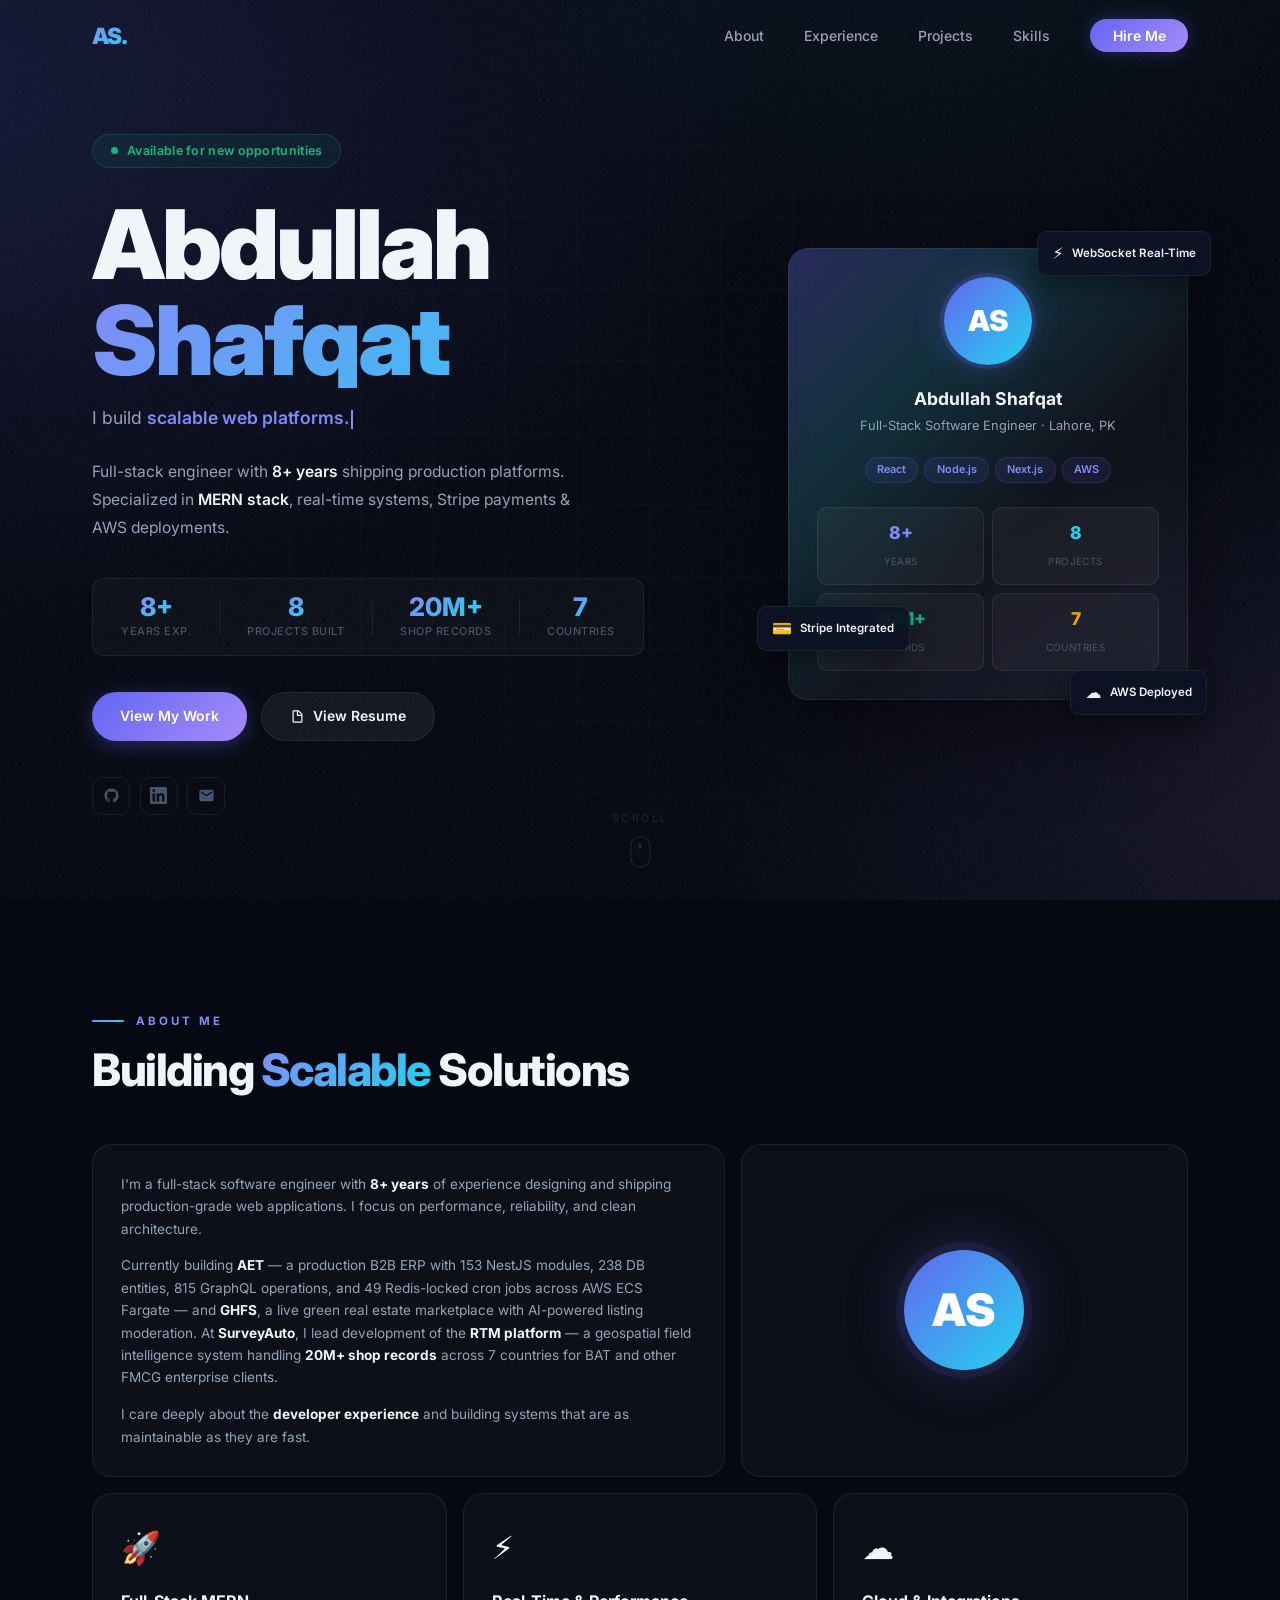
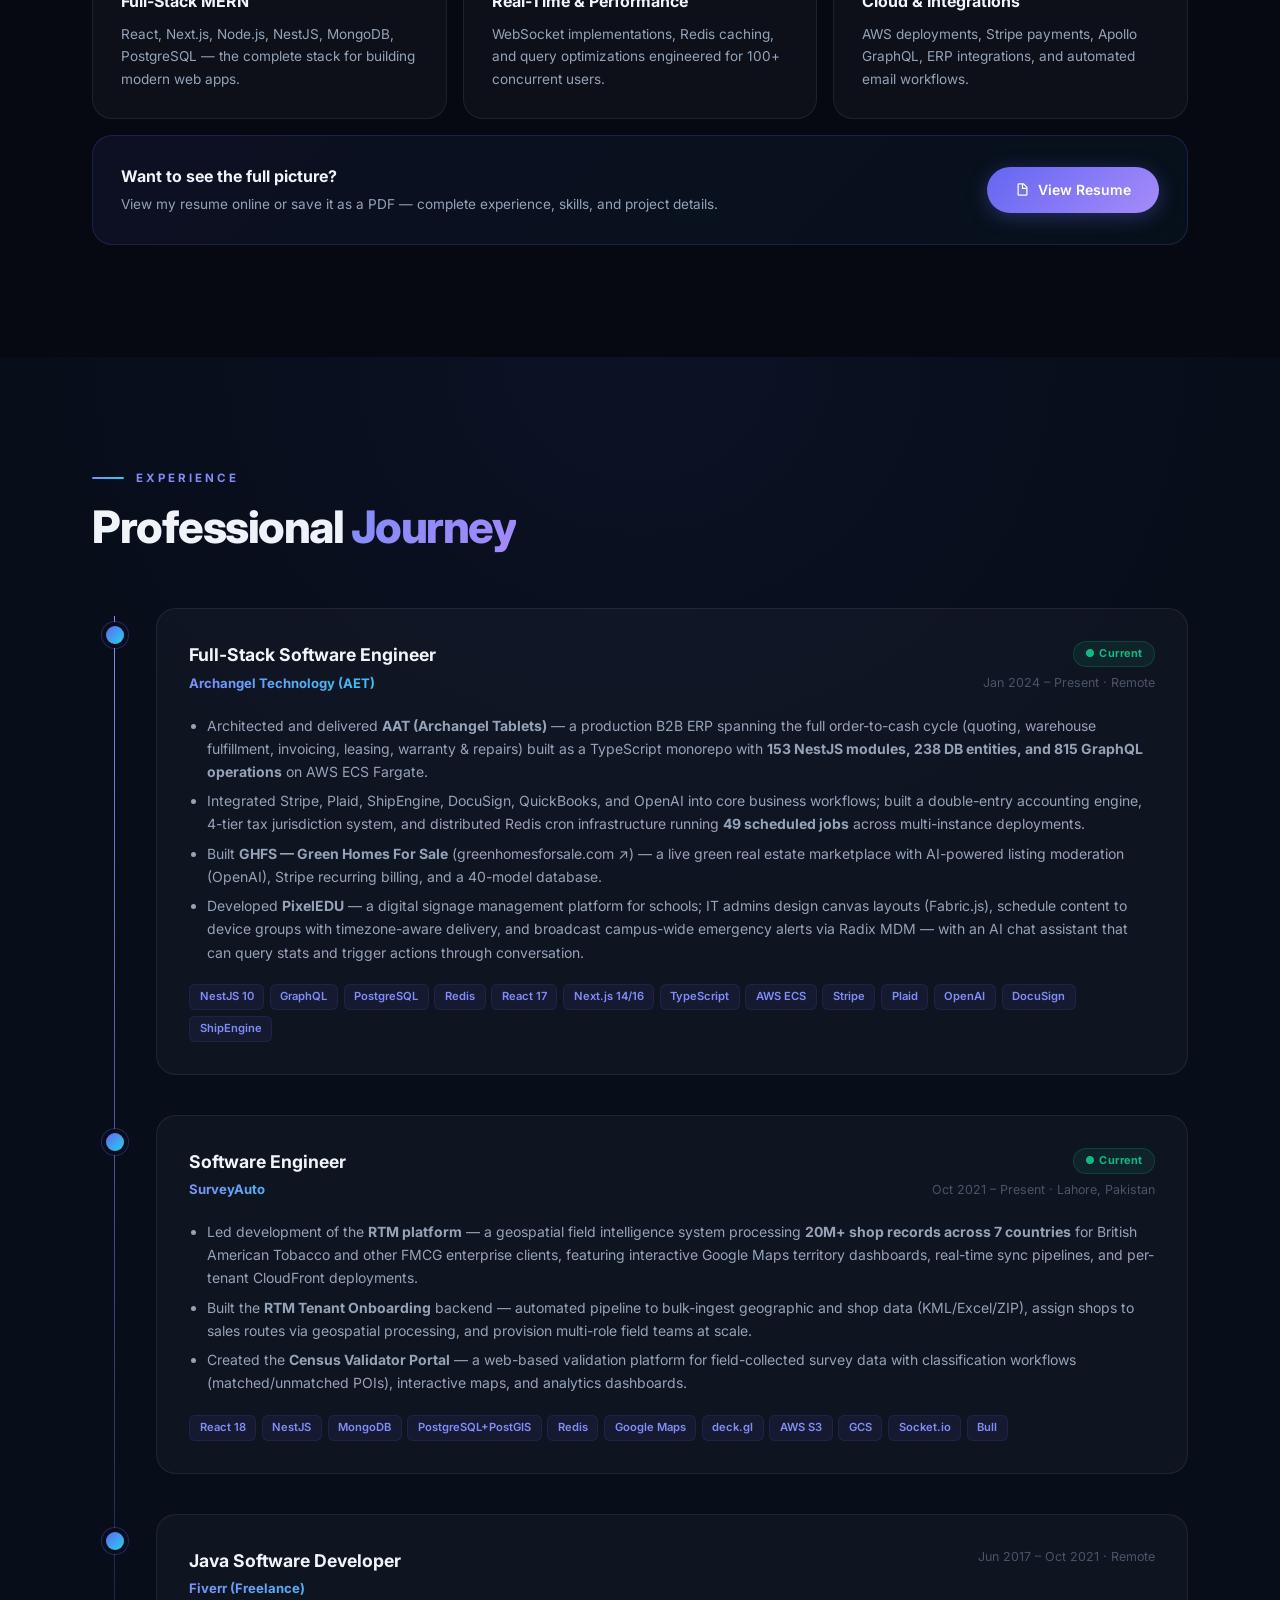
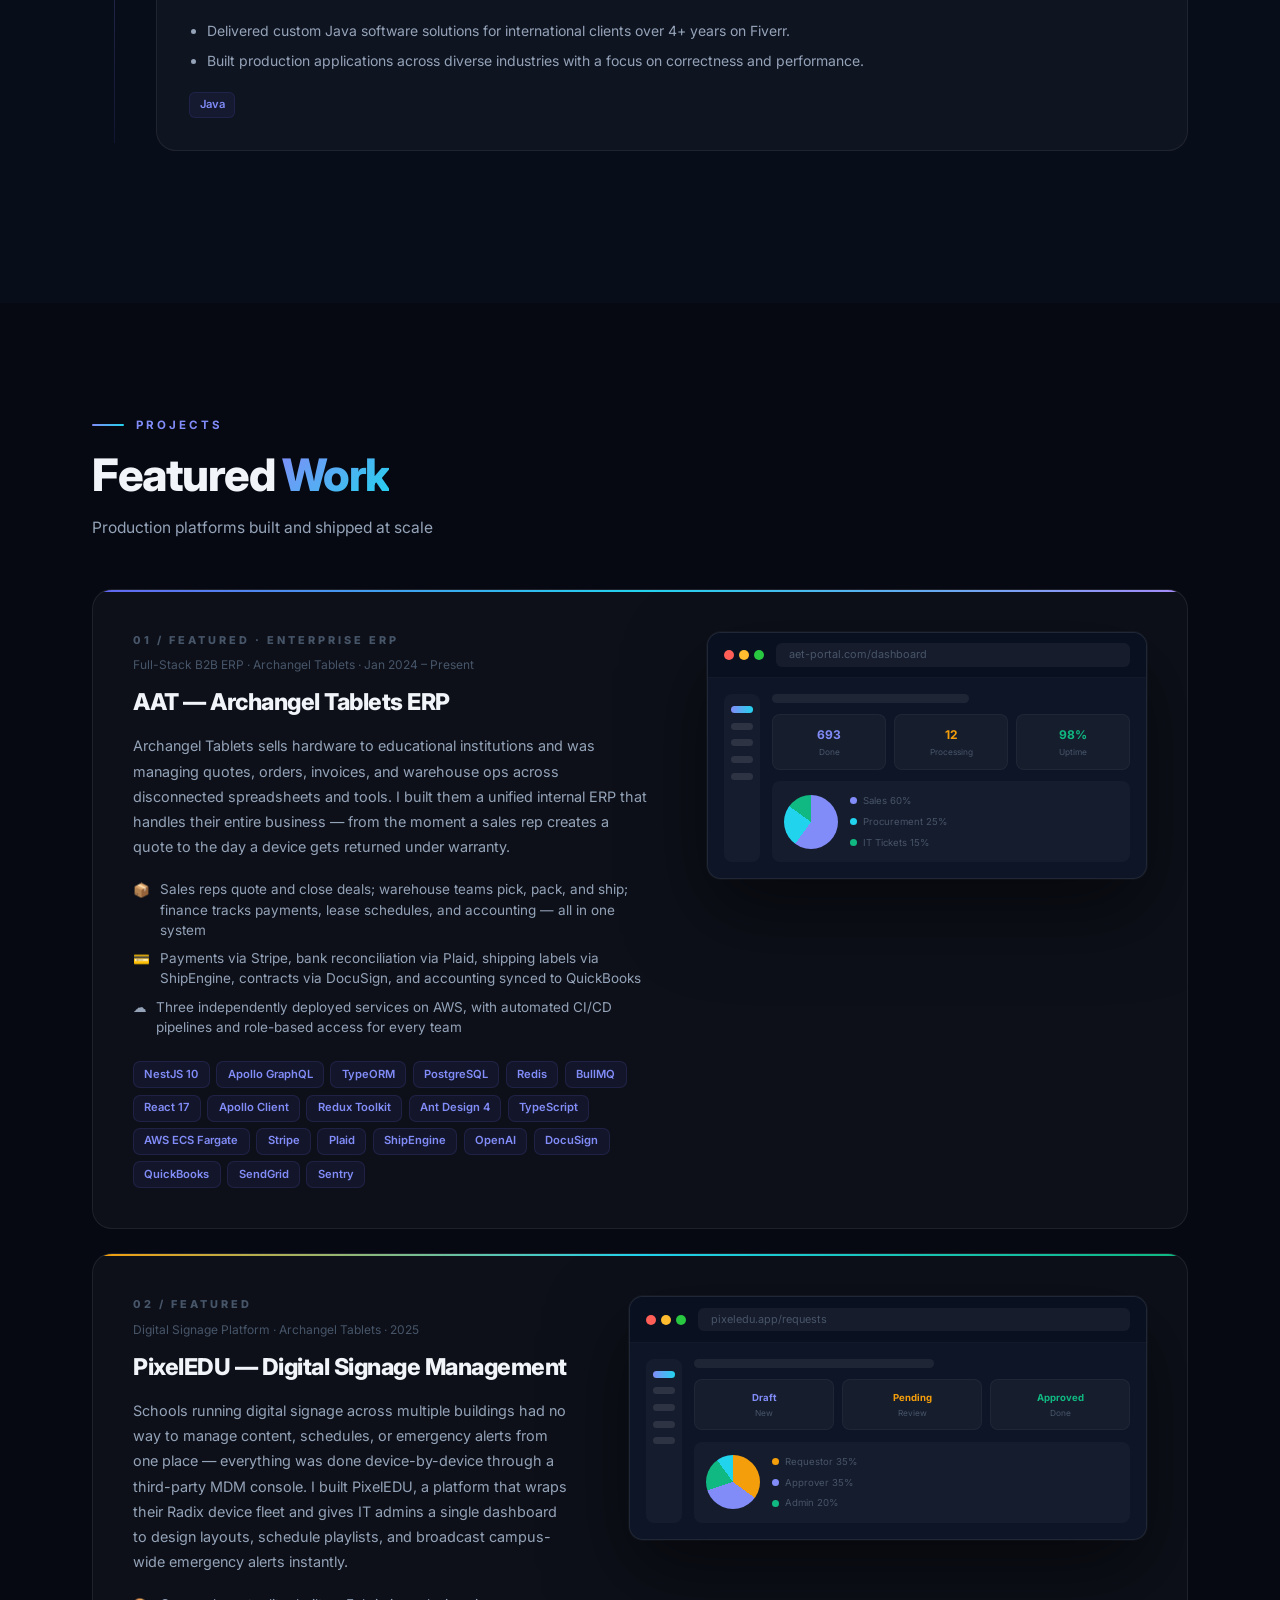
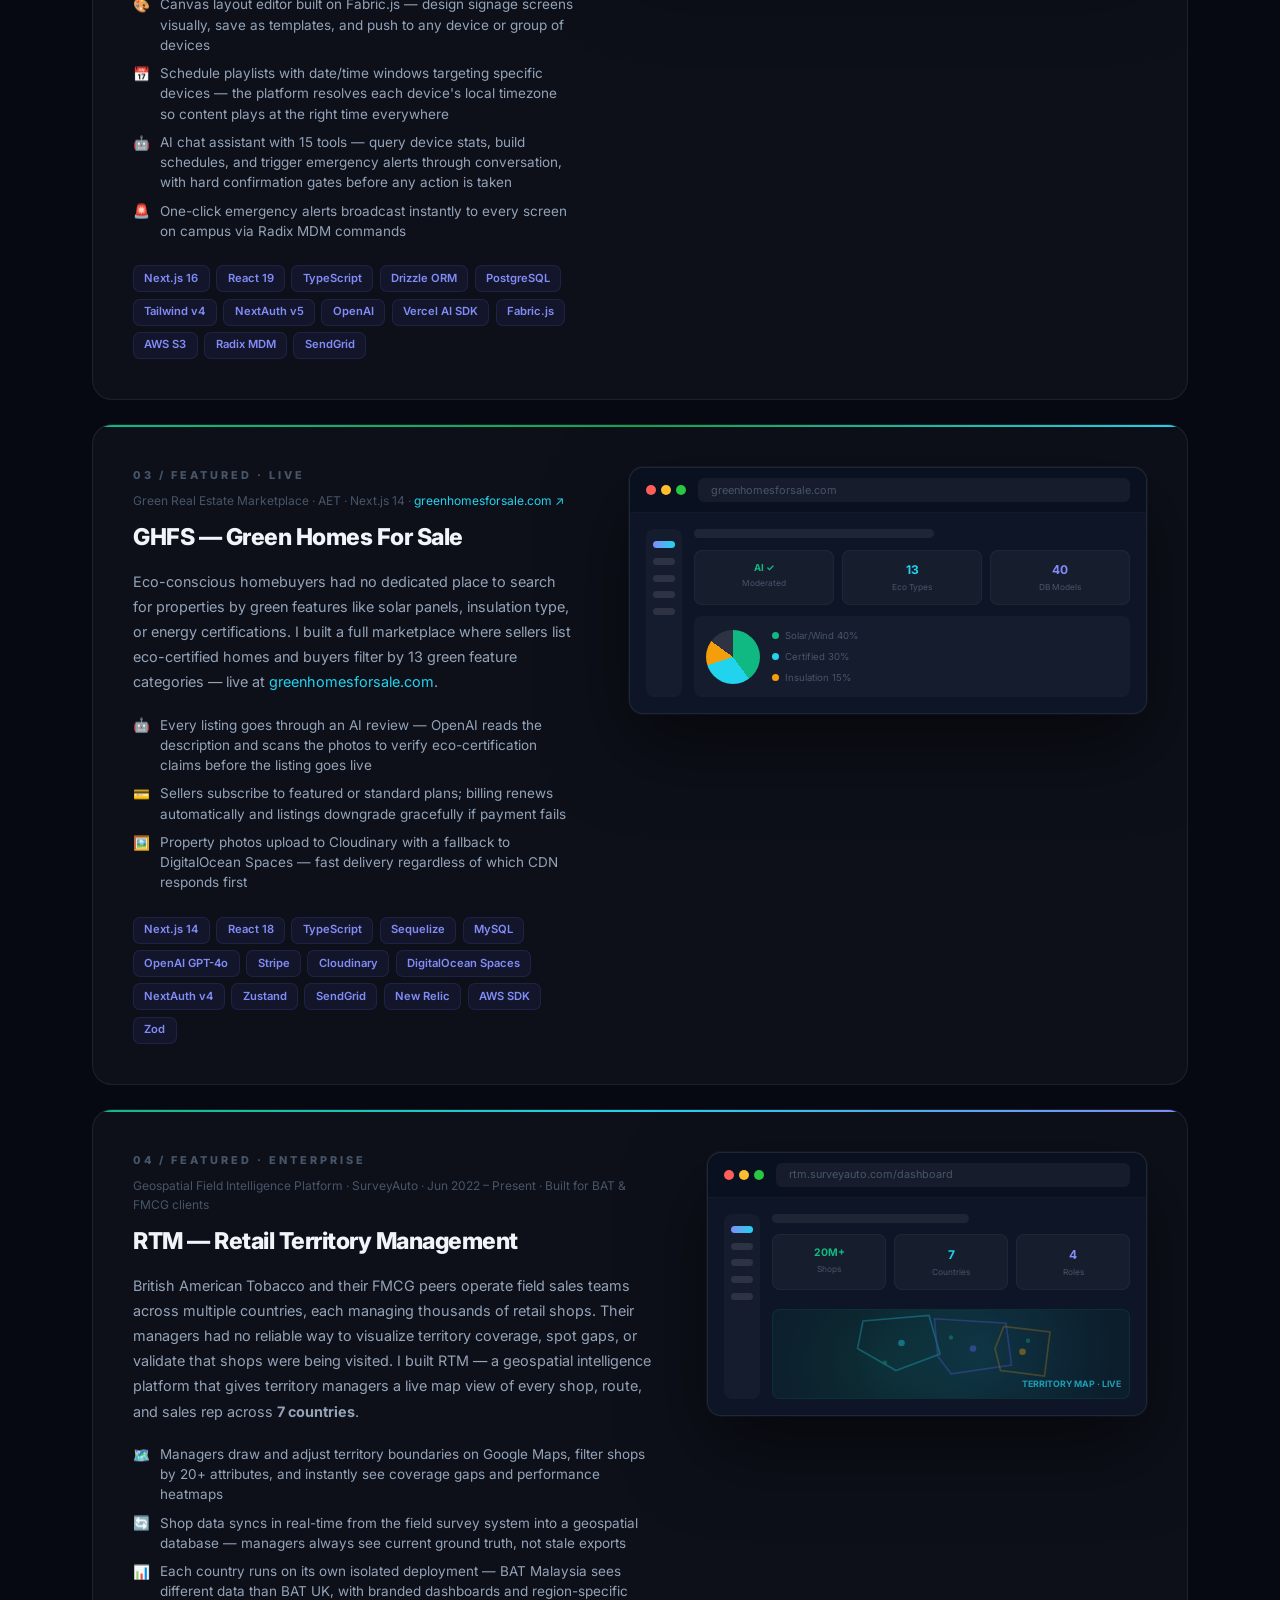
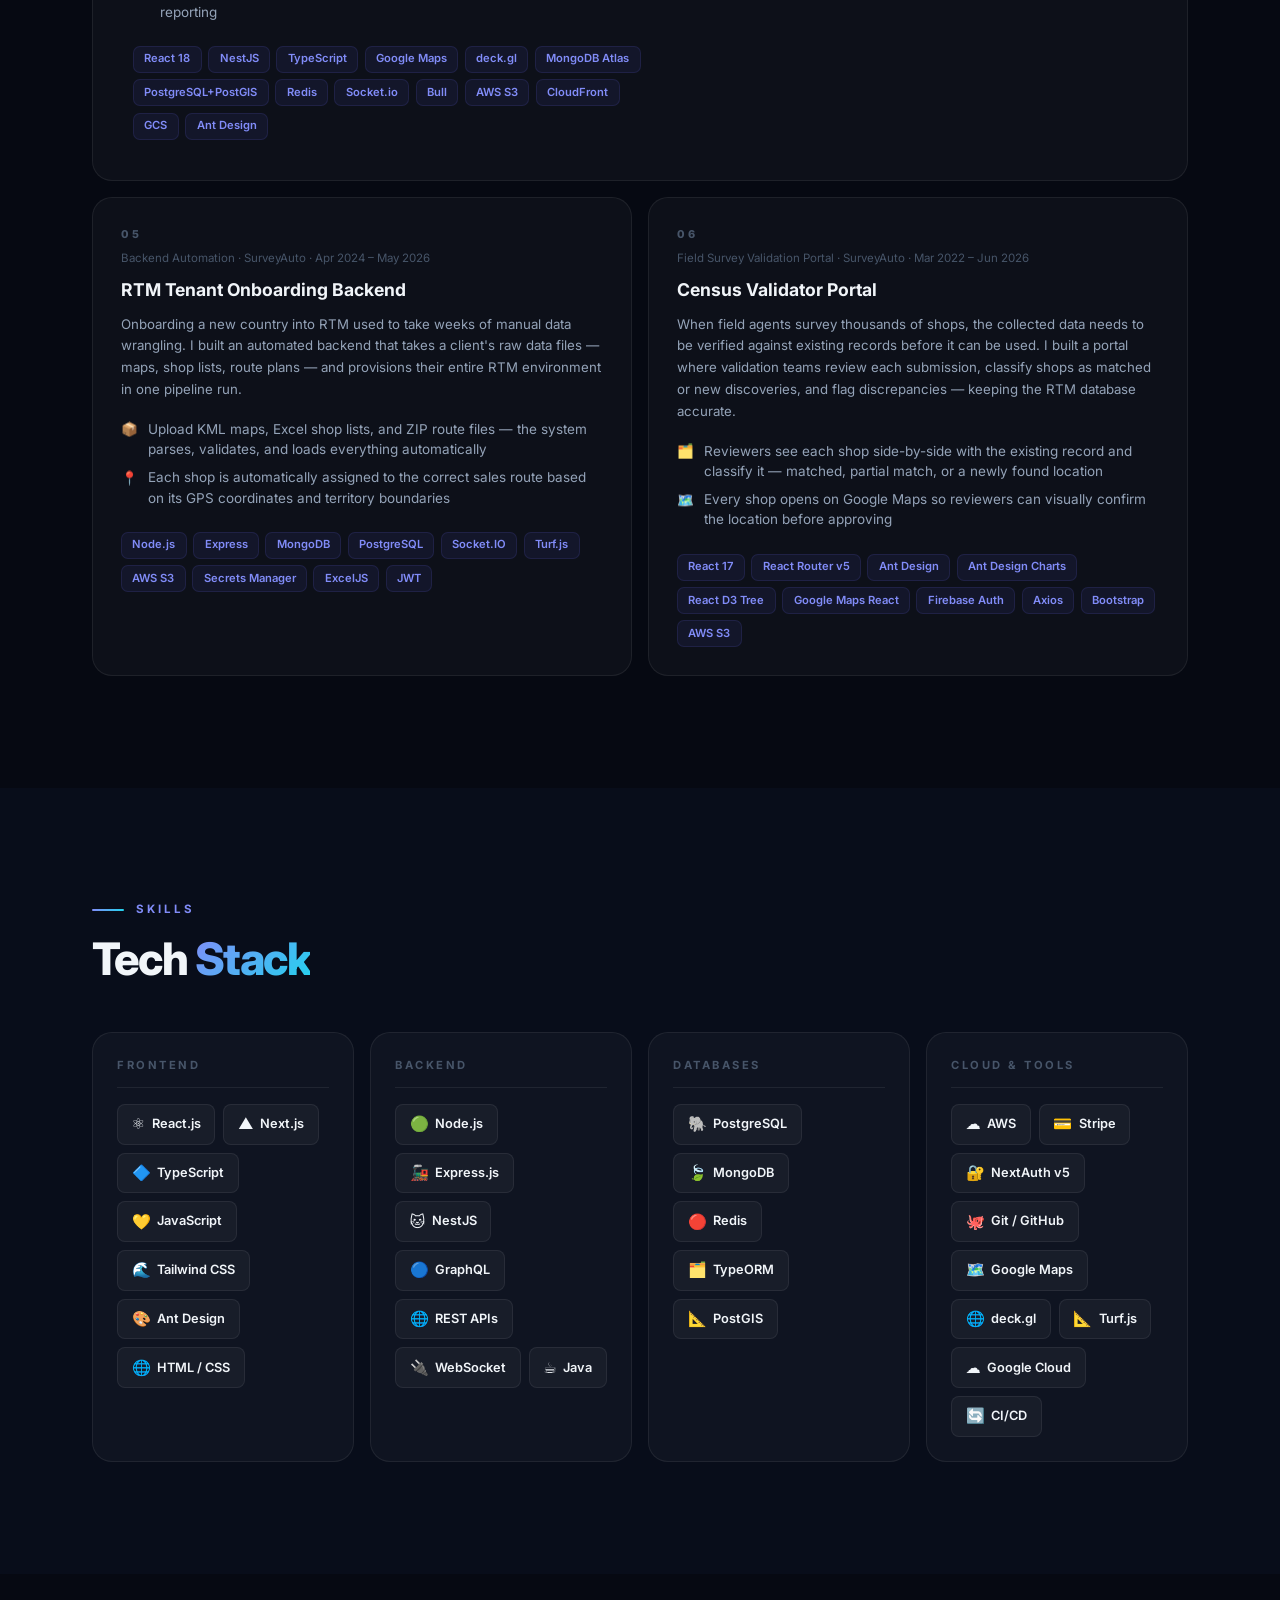
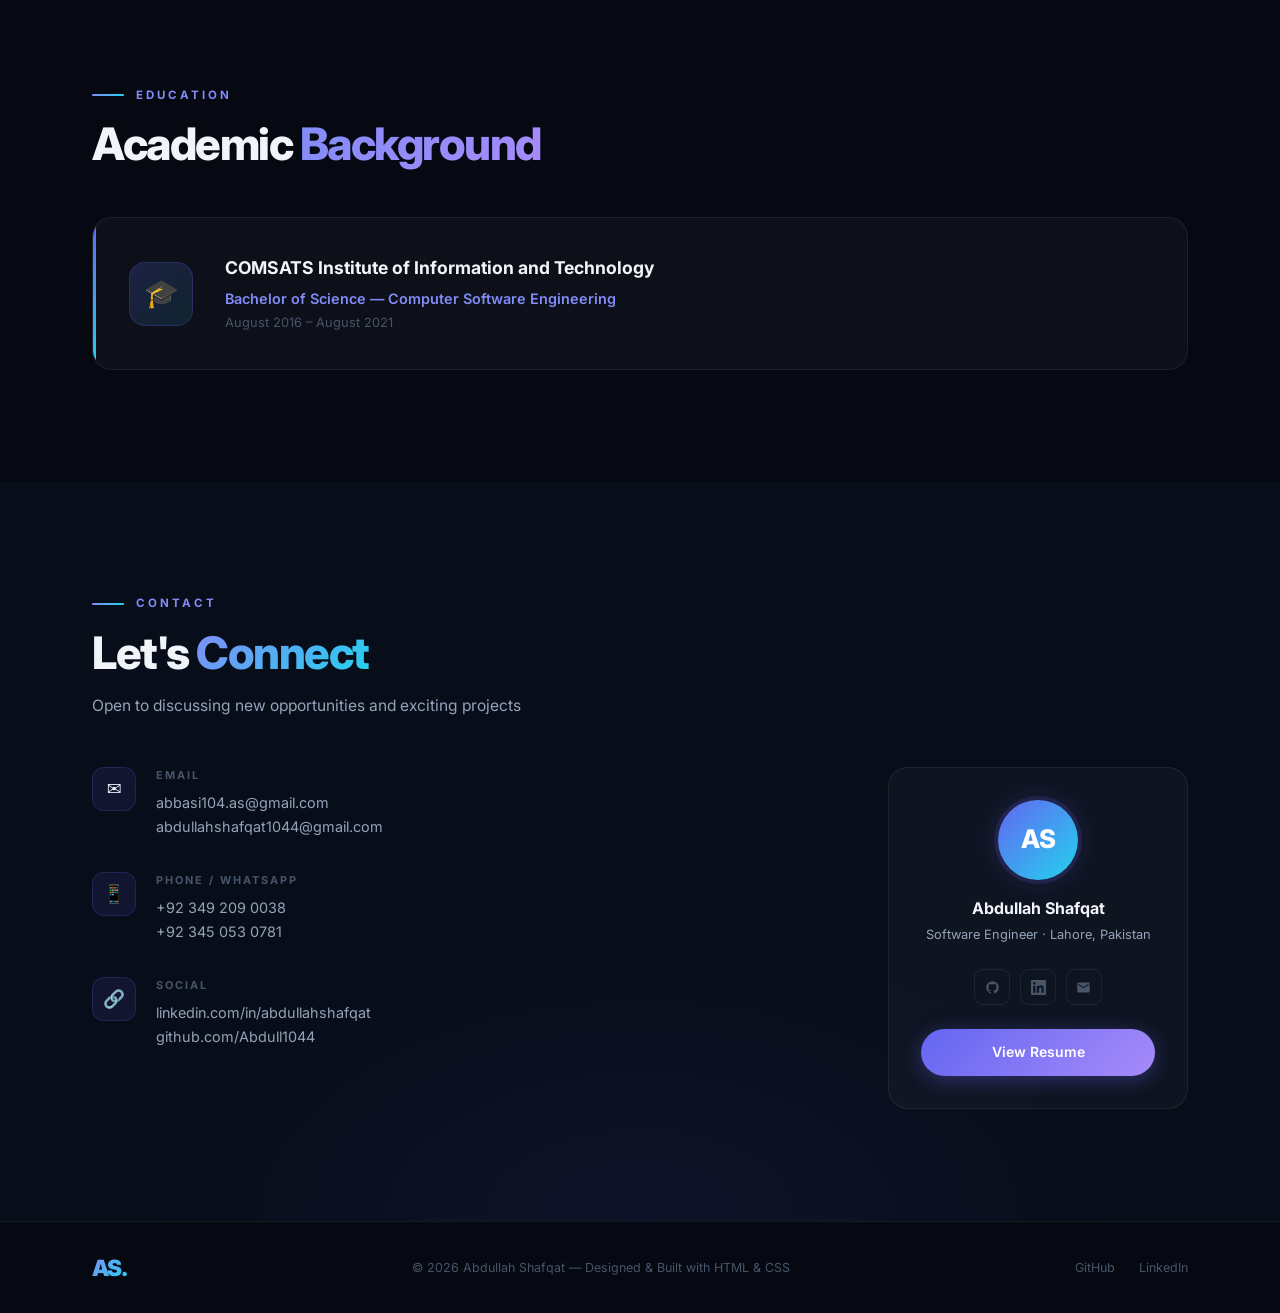
<file: index.html>
<!doctype html>
<html lang="en">
<head>
  <meta charset="utf-8" />
  <meta name="viewport" content="width=device-width,initial-scale=1" />
  <title>Abdullah Shafqat — Software Engineer</title>
  <meta name="description" content="Abdullah Shafqat — Full-Stack Software Engineer. MERN stack, real-time systems, Stripe payments, AWS cloud. 8+ years building production platforms." />
  <link rel="preconnect" href="https://fonts.googleapis.com" />
  <link rel="preconnect" href="https://fonts.gstatic.com" crossorigin />
  <link href="https://fonts.googleapis.com/css2?family=Inter:wght@300;400;500;600;700;800;900&display=swap" rel="stylesheet" />
  <link rel="stylesheet" href="styles.css" />
</head>
<body>

<div id="progress-bar"></div>

<!-- ===== NAVBAR ===== -->
<nav class="navbar" id="navbar">
  <div class="nav-container">
    <a href="#hero" class="nav-brand">AS.</a>
    <ul class="nav-links" id="navLinks">
      <li><a href="#about">About</a></li>
      <li><a href="#experience">Experience</a></li>
      <li><a href="#projects">Projects</a></li>
      <li><a href="#skills">Skills</a></li>
      <li><a href="#contact" class="nav-cta">Hire Me</a></li>
    </ul>
    <button class="hamburger" id="hamburger" aria-label="Toggle menu">
      <span></span><span></span><span></span>
    </button>
  </div>
</nav>

<!-- ===== HERO ===== -->
<section id="hero" class="hero">
  <div class="hero-bg">
    <div class="mesh-gradient"></div>
    <div class="grid-lines"></div>
    <div class="noise-overlay"></div>
  </div>

  <div class="hero-container">
    <div class="hero-text">
      <div class="status-chip">
        <span class="pulse-dot"></span>
        Available for new opportunities
      </div>

      <h1 class="hero-name">
        Abdullah
        <span class="line2 gradient-text">Shafqat</span>
      </h1>

      <p class="hero-typewriter">
        I build&nbsp;<span class="typewriter-text" id="tw"></span><span class="cursor"></span>
      </p>

      <p class="hero-desc">
        Full-stack engineer with <strong>8+ years</strong> shipping production platforms. Specialized in <strong>MERN stack</strong>, real-time systems, Stripe payments &amp; AWS deployments.
      </p>

      <div class="hero-stats">
        <div class="stat">
          <span class="stat-num">8+</span>
          <span class="stat-label">Years Exp.</span>
        </div>
        <div class="stat">
          <span class="stat-num">8</span>
          <span class="stat-label">Projects Built</span>
        </div>
        <div class="stat">
          <span class="stat-num">20M+</span>
          <span class="stat-label">Shop Records</span>
        </div>
        <div class="stat">
          <span class="stat-num">7</span>
          <span class="stat-label">Countries</span>
        </div>
      </div>

      <div class="hero-ctas">
        <a href="#projects" class="btn btn-primary">View My Work</a>
        <a href="resume.html" target="_blank" rel="noopener" class="btn btn-ghost">
          <svg width="15" height="15" viewBox="0 0 24 24" fill="currentColor"><path d="M14 2H6a2 2 0 00-2 2v16a2 2 0 002 2h12a2 2 0 002-2V8l-6-6zm-1 1.5L18.5 9H13V3.5zM6 20V4h5v7h7v9H6z"/></svg>
          View Resume
        </a>
      </div>

      <div class="hero-socials">
        <a href="https://github.com/Abdull1044" target="_blank" rel="noopener" aria-label="GitHub">
          <svg viewBox="0 0 24 24" fill="currentColor"><path d="M12 2C6.477 2 2 6.484 2 12.017c0 4.425 2.865 8.18 6.839 9.504.5.092.682-.217.682-.483 0-.237-.008-.868-.013-1.703-2.782.605-3.369-1.343-3.369-1.343-.454-1.158-1.11-1.466-1.11-1.466-.908-.62.069-.608.069-.608 1.003.07 1.531 1.032 1.531 1.032.892 1.53 2.341 1.088 2.91.832.092-.647.35-1.088.636-1.338-2.22-.253-4.555-1.113-4.555-4.951 0-1.093.39-1.988 1.029-2.688-.103-.253-.446-1.272.098-2.65 0 0 .84-.27 2.75 1.026A9.564 9.564 0 0112 6.844c.85.004 1.705.115 2.504.337 1.909-1.296 2.747-1.027 2.747-1.027.546 1.379.202 2.398.1 2.651.64.7 1.028 1.595 1.028 2.688 0 3.848-2.339 4.695-4.566 4.943.359.309.678.92.678 1.855 0 1.338-.012 2.419-.012 2.747 0 .268.18.58.688.482A10.019 10.019 0 0022 12.017C22 6.484 17.522 2 12 2z"/></svg>
        </a>
        <a href="https://linkedin.com/in/abdullahshafqat" target="_blank" rel="noopener" aria-label="LinkedIn">
          <svg viewBox="0 0 24 24" fill="currentColor"><path d="M20.447 20.452h-3.554v-5.569c0-1.328-.027-3.037-1.852-3.037-1.853 0-2.136 1.445-2.136 2.939v5.667H9.351V9h3.414v1.561h.046c.477-.9 1.637-1.85 3.37-1.85 3.601 0 4.267 2.37 4.267 5.455v6.286zM5.337 7.433a2.062 2.062 0 01-2.063-2.065 2.064 2.064 0 112.063 2.065zm1.782 13.019H3.555V9h3.564v11.452zM22.225 0H1.771C.792 0 0 .774 0 1.729v20.542C0 23.227.792 24 1.771 24h20.451C23.2 24 24 23.227 24 22.271V1.729C24 .774 23.2 0 22.222 0h.003z"/></svg>
        </a>
        <a href="mailto:abdullahshafqat1044@gmail.com" aria-label="Email">
          <svg viewBox="0 0 24 24" fill="currentColor"><path d="M20 4H4c-1.1 0-2 .9-2 2v12c0 1.1.9 2 2 2h16c1.1 0 2-.9 2-2V6c0-1.1-.9-2-2-2zm0 4l-8 5-8-5V6l8 5 8-5v2z"/></svg>
        </a>
      </div>
    </div>

    <div class="hero-visual">
      <div class="hero-card">
        <div class="avatar-ring">AS</div>
        <p class="hero-card-name">Abdullah Shafqat</p>
        <p class="hero-card-role">Full-Stack Software Engineer · Lahore, PK</p>
        <div class="hero-card-chips">
          <span>React</span><span>Node.js</span><span>Next.js</span><span>AWS</span>
        </div>
        <div class="hero-card-metrics">
          <div class="metric-pill">
            <span class="m-val indigo">8+</span>
            <span class="m-label">Years</span>
          </div>
          <div class="metric-pill">
            <span class="m-val cyan">8</span>
            <span class="m-label">Projects</span>
          </div>
          <div class="metric-pill">
            <span class="m-val green">20M+</span>
            <span class="m-label">Records</span>
          </div>
          <div class="metric-pill">
            <span class="m-val amber">7</span>
            <span class="m-label">Countries</span>
          </div>
        </div>

        <div class="float-chip fc-1"><span>⚡</span> WebSocket Real-Time</div>
        <div class="float-chip fc-2"><span>💳</span> Stripe Integrated</div>
        <div class="float-chip fc-3"><span>☁️</span> AWS Deployed</div>
      </div>
    </div>
  </div>

  <div class="scroll-cue">
    <span>Scroll</span>
    <div class="scroll-mouse"><div class="scroll-wheel"></div></div>
  </div>
</section>

<!-- ===== ABOUT ===== -->
<section id="about" class="section about-section">
  <div class="container">
    <div class="section-eyebrow">
      <div class="eyebrow-line"></div>
      <span class="eyebrow-text">About Me</span>
    </div>
    <h2 class="section-title">Building <span class="gradient-text">Scalable</span> Solutions</h2>

    <div class="bento-grid">
      <div class="bento-card bc-bio" data-animate>
        <p>I'm a full-stack software engineer with <strong>8+ years</strong> of experience designing and shipping production-grade web applications. I focus on performance, reliability, and clean architecture.</p>
        <p>Currently building <strong>AET</strong> — a production B2B ERP with 153 NestJS modules, 238 DB entities, 815 GraphQL operations, and 49 Redis-locked cron jobs across AWS ECS Fargate — and <strong>GHFS</strong>, a live green real estate marketplace with AI-powered listing moderation. At <strong>SurveyAuto</strong>, I lead development of the <strong>RTM platform</strong> — a geospatial field intelligence system handling <strong>20M+ shop records</strong> across 7 countries for BAT and other FMCG enterprise clients.</p>
        <p>I care deeply about the <strong>developer experience</strong> and building systems that are as maintainable as they are fast.</p>
      </div>

      <div class="bento-card bc-photo" data-animate>
        <div class="photo-placeholder">AS</div>
      </div>

      <div class="bento-card bc-mern" data-animate>
        <span class="bento-icon">🚀</span>
        <h4>Full-Stack MERN</h4>
        <p>React, Next.js, Node.js, NestJS, MongoDB, PostgreSQL — the complete stack for building modern web apps.</p>
      </div>

      <div class="bento-card bc-real" data-animate>
        <span class="bento-icon">⚡</span>
        <h4>Real-Time & Performance</h4>
        <p>WebSocket implementations, Redis caching, and query optimizations engineered for 100+ concurrent users.</p>
      </div>

      <div class="bento-card bc-cloud" data-animate>
        <span class="bento-icon">☁️</span>
        <h4>Cloud & Integrations</h4>
        <p>AWS deployments, Stripe payments, Apollo GraphQL, ERP integrations, and automated email workflows.</p>
      </div>

      <div class="bento-card bc-resume" data-animate>
        <div>
          <h4>Want to see the full picture?</h4>
          <p>View my resume online or save it as a PDF — complete experience, skills, and project details.</p>
        </div>
        <a href="resume.html" target="_blank" rel="noopener" class="btn btn-primary">
          <svg width="15" height="15" viewBox="0 0 24 24" fill="currentColor"><path d="M14 2H6a2 2 0 00-2 2v16a2 2 0 002 2h12a2 2 0 002-2V8l-6-6zm-1 1.5L18.5 9H13V3.5zM6 20V4h5v7h7v9H6z"/></svg>
          View Resume
        </a>
      </div>
    </div>
  </div>
</section>

<!-- ===== EXPERIENCE ===== -->
<section id="experience" class="section exp-section">
  <div class="container">
    <div class="section-eyebrow">
      <div class="eyebrow-line"></div>
      <span class="eyebrow-text">Experience</span>
    </div>
    <h2 class="section-title">Professional <span class="gradient-text-warm">Journey</span></h2>

    <div class="timeline">

      <div class="tl-item" data-animate>
        <div class="tl-dot"></div>
        <div class="tl-box">
          <div class="tl-top">
            <div>
              <h3>Full-Stack Software Engineer</h3>
              <p class="tl-company">Archangel Technology (AET)</p>
            </div>
            <div class="tl-right">
              <span class="badge-current">● Current</span>
              <span class="tl-date">Jan 2024 – Present · Remote</span>
            </div>
          </div>
          <ul class="tl-bullets">
            <li>Architected and delivered <strong>AAT (Archangel Tablets)</strong> — a production B2B ERP spanning the full order-to-cash cycle (quoting, warehouse fulfillment, invoicing, leasing, warranty &amp; repairs) built as a TypeScript monorepo with <strong>153 NestJS modules, 238 DB entities, and 815 GraphQL operations</strong> on AWS ECS Fargate.</li>
            <li>Integrated Stripe, Plaid, ShipEngine, DocuSign, QuickBooks, and OpenAI into core business workflows; built a double-entry accounting engine, 4-tier tax jurisdiction system, and distributed Redis cron infrastructure running <strong>49 scheduled jobs</strong> across multi-instance deployments.</li>
            <li>Built <strong>GHFS — Green Homes For Sale</strong> (<a href="https://www.greenhomesforsale.com" target="_blank" rel="noopener">greenhomesforsale.com ↗</a>) — a live green real estate marketplace with AI-powered listing moderation (OpenAI), Stripe recurring billing, and a 40-model database.</li>
            <li>Developed <strong>PixelEDU</strong> — a digital signage management platform for schools; IT admins design canvas layouts (Fabric.js), schedule content to device groups with timezone-aware delivery, and broadcast campus-wide emergency alerts via Radix MDM — with an AI chat assistant that can query stats and trigger actions through conversation.</li>
          </ul>
          <div class="tl-pills">
            <span>NestJS 10</span><span>GraphQL</span><span>PostgreSQL</span><span>Redis</span><span>React 17</span><span>Next.js 14/16</span><span>TypeScript</span><span>AWS ECS</span><span>Stripe</span><span>Plaid</span><span>OpenAI</span><span>DocuSign</span><span>ShipEngine</span>
          </div>
        </div>
      </div>

      <div class="tl-item" data-animate>
        <div class="tl-dot"></div>
        <div class="tl-box">
          <div class="tl-top">
            <div>
              <h3>Software Engineer</h3>
              <p class="tl-company">SurveyAuto</p>
            </div>
            <div class="tl-right">
              <span class="badge-current">● Current</span>
              <span class="tl-date">Oct 2021 – Present · Lahore, Pakistan</span>
            </div>
          </div>
          <ul class="tl-bullets">
            <li>Led development of the <strong>RTM platform</strong> — a geospatial field intelligence system processing <strong>20M+ shop records across 7 countries</strong> for British American Tobacco and other FMCG enterprise clients, featuring interactive Google Maps territory dashboards, real-time sync pipelines, and per-tenant CloudFront deployments.</li>
            <li>Built the <strong>RTM Tenant Onboarding</strong> backend — automated pipeline to bulk-ingest geographic and shop data (KML/Excel/ZIP), assign shops to sales routes via geospatial processing, and provision multi-role field teams at scale.</li>
            <li>Created the <strong>Census Validator Portal</strong> — a web-based validation platform for field-collected survey data with classification workflows (matched/unmatched POIs), interactive maps, and analytics dashboards.</li>
          </ul>
          <div class="tl-pills">
            <span>React 18</span><span>NestJS</span><span>MongoDB</span><span>PostgreSQL+PostGIS</span><span>Redis</span><span>Google Maps</span><span>deck.gl</span><span>AWS S3</span><span>GCS</span><span>Socket.io</span><span>Bull</span>
          </div>
        </div>
      </div>

      <div class="tl-item" data-animate>
        <div class="tl-dot"></div>
        <div class="tl-box">
          <div class="tl-top">
            <div>
              <h3>Java Software Developer</h3>
              <p class="tl-company">Fiverr (Freelance)</p>
            </div>
            <div class="tl-right">
              <span class="tl-date">Jun 2017 – Oct 2021 · Remote</span>
            </div>
          </div>
          <ul class="tl-bullets">
            <li>Delivered custom Java software solutions for international clients over 4+ years on Fiverr.</li>
            <li>Built production applications across diverse industries with a focus on correctness and performance.</li>
          </ul>
          <div class="tl-pills"><span>Java</span></div>
        </div>
      </div>

    </div>
  </div>
</section>

<!-- ===== PROJECTS ===== -->
<section id="projects" class="section projects-section">
  <div class="container">
    <div class="section-eyebrow">
      <div class="eyebrow-line"></div>
      <span class="eyebrow-text">Projects</span>
    </div>
    <h2 class="section-title">Featured <span class="gradient-text">Work</span></h2>
    <p class="section-sub">Production platforms built and shipped at scale</p>

    <div class="featured-projects">

      <!-- AET Management Portal -->
      <div class="proj-card" data-animate>
        <div class="proj-card-top-accent"></div>
        <div class="proj-inner">
          <div class="proj-info">
            <div class="proj-num">01 / FEATURED · ENTERPRISE ERP</div>
            <div class="proj-label">Full-Stack B2B ERP · Archangel Tablets · Jan 2024 – Present</div>
            <h3>AAT — Archangel Tablets ERP</h3>
            <p>Archangel Tablets sells hardware to educational institutions and was managing quotes, orders, invoices, and warehouse ops across disconnected spreadsheets and tools. I built them a unified internal ERP that handles their entire business — from the moment a sales rep creates a quote to the day a device gets returned under warranty.</p>
            <ul class="proj-feats">
              <li><span class="fi">📦</span> Sales reps quote and close deals; warehouse teams pick, pack, and ship; finance tracks payments, lease schedules, and accounting — all in one system</li>
              <li><span class="fi">💳</span> Payments via Stripe, bank reconciliation via Plaid, shipping labels via ShipEngine, contracts via DocuSign, and accounting synced to QuickBooks</li>
              <li><span class="fi">☁️</span> Three independently deployed services on AWS, with automated CI/CD pipelines and role-based access for every team</li>
            </ul>
            <div class="proj-stack">
              <span>NestJS 10</span><span>Apollo GraphQL</span><span>TypeORM</span><span>PostgreSQL</span><span>Redis</span><span>BullMQ</span><span>React 17</span><span>Apollo Client</span><span>Redux Toolkit</span><span>Ant Design 4</span><span>TypeScript</span><span>AWS ECS Fargate</span><span>Stripe</span><span>Plaid</span><span>ShipEngine</span><span>OpenAI</span><span>DocuSign</span><span>QuickBooks</span><span>SendGrid</span><span>Sentry</span>
            </div>
          </div>
          <div class="proj-visual">
            <div class="browser">
              <div class="b-bar">
                <div class="b-dots"><span></span><span></span><span></span></div>
                <div class="b-url">aet-portal.com/dashboard</div>
              </div>
              <div class="b-body">
                <div class="dash">
                  <div class="dash-sidebar">
                    <div class="si active"></div><div class="si"></div><div class="si"></div><div class="si"></div><div class="si"></div>
                  </div>
                  <div class="dash-main">
                    <div class="d-topbar"></div>
                    <div class="d-stats">
                      <div class="d-stat"><div class="d-val i">693</div><div class="d-lbl">Done</div></div>
                      <div class="d-stat"><div class="d-val a">12</div><div class="d-lbl">Processing</div></div>
                      <div class="d-stat"><div class="d-val g">98%</div><div class="d-lbl">Uptime</div></div>
                    </div>
                    <div class="d-chart">
                      <div class="d-pie pie-aet"></div>
                      <div class="d-legend">
                        <div class="d-leg-row"><div class="d-leg-dot" style="background:var(--accent2)"></div><div class="d-leg-text">Sales 60%</div></div>
                        <div class="d-leg-row"><div class="d-leg-dot" style="background:var(--cyan)"></div><div class="d-leg-text">Procurement 25%</div></div>
                        <div class="d-leg-row"><div class="d-leg-dot" style="background:var(--green)"></div><div class="d-leg-text">IT Tickets 15%</div></div>
                      </div>
                    </div>
                  </div>
                </div>
              </div>
            </div>
          </div>
        </div>
      </div>

      <!-- PixelEDU -->
      <div class="proj-card" data-animate>
        <div class="proj-card-top-accent" style="background: linear-gradient(90deg, var(--amber), var(--cyan), var(--green))"></div>
        <div class="proj-inner reverse">
          <div class="proj-visual">
            <div class="browser">
              <div class="b-bar">
                <div class="b-dots"><span></span><span></span><span></span></div>
                <div class="b-url">pixeledu.app/requests</div>
              </div>
              <div class="b-body">
                <div class="dash">
                  <div class="dash-sidebar">
                    <div class="si active"></div><div class="si"></div><div class="si"></div><div class="si"></div><div class="si"></div>
                  </div>
                  <div class="dash-main">
                    <div class="d-topbar"></div>
                    <div class="d-stats">
                      <div class="d-stat"><div class="d-val i" style="font-size:.6rem">Draft</div><div class="d-lbl">New</div></div>
                      <div class="d-stat"><div class="d-val a" style="font-size:.6rem">Pending</div><div class="d-lbl">Review</div></div>
                      <div class="d-stat"><div class="d-val g" style="font-size:.6rem">Approved</div><div class="d-lbl">Done</div></div>
                    </div>
                    <div class="d-chart">
                      <div class="d-pie pie-edu"></div>
                      <div class="d-legend">
                        <div class="d-leg-row"><div class="d-leg-dot" style="background:var(--amber)"></div><div class="d-leg-text">Requestor 35%</div></div>
                        <div class="d-leg-row"><div class="d-leg-dot" style="background:var(--accent2)"></div><div class="d-leg-text">Approver 35%</div></div>
                        <div class="d-leg-row"><div class="d-leg-dot" style="background:var(--green)"></div><div class="d-leg-text">Admin 20%</div></div>
                      </div>
                    </div>
                  </div>
                </div>
              </div>
            </div>
          </div>
          <div class="proj-info">
            <div class="proj-num">02 / FEATURED</div>
            <div class="proj-label">Digital Signage Platform · Archangel Tablets · 2025</div>
            <h3>PixelEDU — Digital Signage Management</h3>
            <p>Schools running digital signage across multiple buildings had no way to manage content, schedules, or emergency alerts from one place — everything was done device-by-device through a third-party MDM console. I built PixelEDU, a platform that wraps their Radix device fleet and gives IT admins a single dashboard to design layouts, schedule playlists, and broadcast campus-wide emergency alerts instantly.</p>
            <ul class="proj-feats">
              <li><span class="fi">🎨</span> Canvas layout editor built on Fabric.js — design signage screens visually, save as templates, and push to any device or group of devices</li>
              <li><span class="fi">📅</span> Schedule playlists with date/time windows targeting specific devices — the platform resolves each device's local timezone so content plays at the right time everywhere</li>
              <li><span class="fi">🤖</span> AI chat assistant with 15 tools — query device stats, build schedules, and trigger emergency alerts through conversation, with hard confirmation gates before any action is taken</li>
              <li><span class="fi">🚨</span> One-click emergency alerts broadcast instantly to every screen on campus via Radix MDM commands</li>
            </ul>
            <div class="proj-stack">
              <span>Next.js 16</span><span>React 19</span><span>TypeScript</span><span>Drizzle ORM</span><span>PostgreSQL</span><span>Tailwind v4</span><span>NextAuth v5</span><span>OpenAI</span><span>Vercel AI SDK</span><span>Fabric.js</span><span>AWS S3</span><span>Radix MDM</span><span>SendGrid</span>
            </div>
          </div>
        </div>
      </div>

    <!-- GHFS -->
      <div class="proj-card" data-animate>
        <div class="proj-card-top-accent" style="background: linear-gradient(90deg, var(--green), #16a34a, var(--cyan))"></div>
        <div class="proj-inner reverse">
          <div class="proj-visual">
            <div class="browser">
              <div class="b-bar">
                <div class="b-dots"><span></span><span></span><span></span></div>
                <div class="b-url">greenhomesforsale.com</div>
              </div>
              <div class="b-body">
                <div class="dash">
                  <div class="dash-sidebar">
                    <div class="si active"></div><div class="si"></div><div class="si"></div><div class="si"></div><div class="si"></div>
                  </div>
                  <div class="dash-main">
                    <div class="d-topbar"></div>
                    <div class="d-stats">
                      <div class="d-stat"><div class="d-val g" style="font-size:.6rem">AI ✓</div><div class="d-lbl">Moderated</div></div>
                      <div class="d-stat"><div class="d-val c">13</div><div class="d-lbl">Eco Types</div></div>
                      <div class="d-stat"><div class="d-val i">40</div><div class="d-lbl">DB Models</div></div>
                    </div>
                    <div class="d-chart">
                      <div class="d-pie" style="background:conic-gradient(var(--green) 0% 40%,var(--cyan) 40% 70%,var(--amber) 70% 85%,rgba(255,255,255,.1) 85% 100%)"></div>
                      <div class="d-legend">
                        <div class="d-leg-row"><div class="d-leg-dot" style="background:var(--green)"></div><div class="d-leg-text">Solar/Wind 40%</div></div>
                        <div class="d-leg-row"><div class="d-leg-dot" style="background:var(--cyan)"></div><div class="d-leg-text">Certified 30%</div></div>
                        <div class="d-leg-row"><div class="d-leg-dot" style="background:var(--amber)"></div><div class="d-leg-text">Insulation 15%</div></div>
                      </div>
                    </div>
                  </div>
                </div>
              </div>
            </div>
          </div>
          <div class="proj-info">
            <div class="proj-num">03 / FEATURED · LIVE</div>
            <div class="proj-label">Green Real Estate Marketplace · AET · Next.js 14 · <a href="https://www.greenhomesforsale.com/" target="_blank" rel="noopener" style="color:var(--cyan)">greenhomesforsale.com ↗</a></div>
            <h3>GHFS — Green Homes For Sale</h3>
            <p>Eco-conscious homebuyers had no dedicated place to search for properties by green features like solar panels, insulation type, or energy certifications. I built a full marketplace where sellers list eco-certified homes and buyers filter by 13 green feature categories — live at <a href="https://www.greenhomesforsale.com" target="_blank" rel="noopener" style="color:var(--cyan)">greenhomesforsale.com</a>.</p>
            <ul class="proj-feats">
              <li><span class="fi">🤖</span> Every listing goes through an AI review — OpenAI reads the description and scans the photos to verify eco-certification claims before the listing goes live</li>
              <li><span class="fi">💳</span> Sellers subscribe to featured or standard plans; billing renews automatically and listings downgrade gracefully if payment fails</li>
              <li><span class="fi">🖼️</span> Property photos upload to Cloudinary with a fallback to DigitalOcean Spaces — fast delivery regardless of which CDN responds first</li>
            </ul>
            <div class="proj-stack">
              <span>Next.js 14</span><span>React 18</span><span>TypeScript</span><span>Sequelize</span><span>MySQL</span><span>OpenAI GPT-4o</span><span>Stripe</span><span>Cloudinary</span><span>DigitalOcean Spaces</span><span>NextAuth v4</span><span>Zustand</span><span>SendGrid</span><span>New Relic</span><span>AWS SDK</span><span>Zod</span>
            </div>
          </div>
        </div>
      </div>

    </div>

    <!-- RTM — Full-width featured -->
    <div class="proj-card" data-animate style="margin-top:1.5rem">
      <div class="proj-card-top-accent" style="background:linear-gradient(90deg,var(--green),var(--cyan),var(--accent2))"></div>
      <div class="proj-inner">
        <div class="proj-info">
          <div class="proj-num">04 / FEATURED · ENTERPRISE</div>
          <div class="proj-label">Geospatial Field Intelligence Platform · SurveyAuto · Jun 2022 – Present · Built for BAT &amp; FMCG clients</div>
          <h3>RTM — Retail Territory Management</h3>
          <p>British American Tobacco and their FMCG peers operate field sales teams across multiple countries, each managing thousands of retail shops. Their managers had no reliable way to visualize territory coverage, spot gaps, or validate that shops were being visited. I built RTM — a geospatial intelligence platform that gives territory managers a live map view of every shop, route, and sales rep across <strong>7 countries</strong>.</p>
          <ul class="proj-feats">
            <li><span class="fi">🗺️</span> Managers draw and adjust territory boundaries on Google Maps, filter shops by 20+ attributes, and instantly see coverage gaps and performance heatmaps</li>
            <li><span class="fi">🔄</span> Shop data syncs in real-time from the field survey system into a geospatial database — managers always see current ground truth, not stale exports</li>
            <li><span class="fi">📊</span> Each country runs on its own isolated deployment — BAT Malaysia sees different data than BAT UK, with branded dashboards and region-specific reporting</li>
          </ul>
          <div class="proj-stack">
            <span>React 18</span><span>NestJS</span><span>TypeScript</span><span>Google Maps</span><span>deck.gl</span><span>MongoDB Atlas</span><span>PostgreSQL+PostGIS</span><span>Redis</span><span>Socket.io</span><span>Bull</span><span>AWS S3</span><span>CloudFront</span><span>GCS</span><span>Ant Design</span>
          </div>
        </div>
        <div class="proj-visual">
          <div class="browser">
            <div class="b-bar">
              <div class="b-dots"><span></span><span></span><span></span></div>
              <div class="b-url">rtm.surveyauto.com/dashboard</div>
            </div>
            <div class="b-body">
              <div class="dash">
                <div class="dash-sidebar">
                  <div class="si active"></div><div class="si"></div><div class="si"></div><div class="si"></div><div class="si"></div>
                </div>
                <div class="dash-main">
                  <div class="d-topbar"></div>
                  <div class="d-stats">
                    <div class="d-stat"><div class="d-val g" style="font-size:.65rem">20M+</div><div class="d-lbl">Shops</div></div>
                    <div class="d-stat"><div class="d-val c">7</div><div class="d-lbl">Countries</div></div>
                    <div class="d-stat"><div class="d-val i">4</div><div class="d-lbl">Roles</div></div>
                  </div>
                  <!-- Map mock -->
                  <div style="background:rgba(16,185,129,.05);border:1px solid rgba(16,185,129,.12);border-radius:8px;padding:.75rem;margin-top:.5rem;position:relative;overflow:hidden;height:90px">
                    <div style="position:absolute;inset:0;background:radial-gradient(circle at 60% 45%,rgba(34,211,238,.12),transparent 60%),radial-gradient(circle at 30% 60%,rgba(16,185,129,.1),transparent 50%)"></div>
                    <!-- Territory polygons -->
                    <svg viewBox="0 0 200 80" style="width:100%;height:100%;position:absolute;inset:0;opacity:.5">
                      <polygon points="20,10 80,5 90,40 50,55 15,35" fill="none" stroke="rgba(34,211,238,.6)" stroke-width="1.5"/>
                      <polygon points="85,8 150,12 155,50 100,58 88,42" fill="none" stroke="rgba(99,102,241,.6)" stroke-width="1.5"/>
                      <polygon points="148,15 190,20 185,60 145,55 140,35" fill="none" stroke="rgba(245,158,11,.5)" stroke-width="1.5"/>
                      <circle cx="55" cy="30" r="3" fill="rgba(34,211,238,.8)"/>
                      <circle cx="120" cy="35" r="3" fill="rgba(99,102,241,.8)"/>
                      <circle cx="165" cy="38" r="3" fill="rgba(245,158,11,.8)"/>
                      <circle cx="40" cy="48" r="2" fill="rgba(16,185,129,.7)"/>
                      <circle cx="100" cy="25" r="2" fill="rgba(16,185,129,.7)"/>
                      <circle cx="170" cy="28" r="2" fill="rgba(16,185,129,.7)"/>
                    </svg>
                    <div style="position:absolute;bottom:.4rem;right:.5rem;font-size:.55rem;color:rgba(34,211,238,.7);font-weight:700">TERRITORY MAP · LIVE</div>
                  </div>
                </div>
              </div>
            </div>
          </div>
        </div>
      </div>
    </div>

    <!-- RTM Onboarding + Census mini grid -->
    <div class="proj-grid" style="grid-template-columns:1fr 1fr;margin-top:1rem">

      <!-- RTM Tenant Onboarding -->
      <div class="proj-mini" data-animate>
        <div class="proj-num">05</div>
        <div class="proj-label">Backend Automation · SurveyAuto · Apr 2024 – May 2026</div>
        <h3>RTM Tenant Onboarding Backend</h3>
        <p>Onboarding a new country into RTM used to take weeks of manual data wrangling. I built an automated backend that takes a client's raw data files — maps, shop lists, route plans — and provisions their entire RTM environment in one pipeline run.</p>
        <ul class="proj-feats">
          <li><span class="fi">📦</span> Upload KML maps, Excel shop lists, and ZIP route files — the system parses, validates, and loads everything automatically</li>
          <li><span class="fi">📍</span> Each shop is automatically assigned to the correct sales route based on its GPS coordinates and territory boundaries</li>
        </ul>
        <div class="proj-stack" style="margin-top:.75rem">
          <span>Node.js</span><span>Express</span><span>MongoDB</span><span>PostgreSQL</span><span>Socket.IO</span><span>Turf.js</span><span>AWS S3</span><span>Secrets Manager</span><span>ExcelJS</span><span>JWT</span>
        </div>
      </div>

      <div class="proj-mini" data-animate>
        <div class="proj-num">06</div>
        <div class="proj-label">Field Survey Validation Portal · SurveyAuto · Mar 2022 – Jun 2026</div>
        <h3>Census Validator Portal</h3>
        <p>When field agents survey thousands of shops, the collected data needs to be verified against existing records before it can be used. I built a portal where validation teams review each submission, classify shops as matched or new discoveries, and flag discrepancies — keeping the RTM database accurate.</p>
        <ul class="proj-feats">
          <li><span class="fi">🗂️</span> Reviewers see each shop side-by-side with the existing record and classify it — matched, partial match, or a newly found location</li>
          <li><span class="fi">🗺️</span> Every shop opens on Google Maps so reviewers can visually confirm the location before approving</li>
        </ul>
        <div class="proj-stack" style="margin-top:.75rem">
          <span>React 17</span><span>React Router v5</span><span>Ant Design</span><span>Ant Design Charts</span><span>React D3 Tree</span><span>Google Maps React</span><span>Firebase Auth</span><span>Axios</span><span>Bootstrap</span><span>AWS S3</span>
        </div>
      </div>
    </div>
  </div>
</section>

<!-- ===== SKILLS ===== -->
<section id="skills" class="section skills-section">
  <div class="container">
    <div class="section-eyebrow">
      <div class="eyebrow-line"></div>
      <span class="eyebrow-text">Skills</span>
    </div>
    <h2 class="section-title">Tech <span class="gradient-text">Stack</span></h2>

    <div class="skills-bento">
      <div class="skill-group" data-animate>
        <h4>Frontend</h4>
        <div class="skill-chips-wrap">
          <div class="s-chip"><span class="ci">⚛️</span> React.js</div>
          <div class="s-chip"><span class="ci">▲</span> Next.js</div>
          <div class="s-chip"><span class="ci">🔷</span> TypeScript</div>
          <div class="s-chip"><span class="ci">💛</span> JavaScript</div>
          <div class="s-chip"><span class="ci">🌊</span> Tailwind CSS</div>
          <div class="s-chip"><span class="ci">🎨</span> Ant Design</div>
          <div class="s-chip"><span class="ci">🌐</span> HTML / CSS</div>
        </div>
      </div>
      <div class="skill-group" data-animate>
        <h4>Backend</h4>
        <div class="skill-chips-wrap">
          <div class="s-chip"><span class="ci">🟢</span> Node.js</div>
          <div class="s-chip"><span class="ci">🚂</span> Express.js</div>
          <div class="s-chip"><span class="ci">🐱</span> NestJS</div>
          <div class="s-chip"><span class="ci">🔵</span> GraphQL</div>
          <div class="s-chip"><span class="ci">🌐</span> REST APIs</div>
          <div class="s-chip"><span class="ci">🔌</span> WebSocket</div>
          <div class="s-chip"><span class="ci">☕</span> Java</div>
        </div>
      </div>
      <div class="skill-group" data-animate>
        <h4>Databases</h4>
        <div class="skill-chips-wrap">
          <div class="s-chip"><span class="ci">🐘</span> PostgreSQL</div>
          <div class="s-chip"><span class="ci">🍃</span> MongoDB</div>
          <div class="s-chip"><span class="ci">🔴</span> Redis</div>
          <div class="s-chip"><span class="ci">🗂️</span> TypeORM</div>
          <div class="s-chip"><span class="ci">📐</span> PostGIS</div>
        </div>
      </div>
      <div class="skill-group" data-animate>
        <h4>Cloud & Tools</h4>
        <div class="skill-chips-wrap">
          <div class="s-chip"><span class="ci">☁️</span> AWS</div>
          <div class="s-chip"><span class="ci">💳</span> Stripe</div>
          <div class="s-chip"><span class="ci">🔐</span> NextAuth v5</div>
          <div class="s-chip"><span class="ci">🐙</span> Git / GitHub</div>
          <div class="s-chip"><span class="ci">🗺️</span> Google Maps</div>
          <div class="s-chip"><span class="ci">🌐</span> deck.gl</div>
          <div class="s-chip"><span class="ci">📐</span> Turf.js</div>
          <div class="s-chip"><span class="ci">☁️</span> Google Cloud</div>
          <div class="s-chip"><span class="ci">🔄</span> CI/CD</div>
        </div>
      </div>
    </div>
  </div>
</section>

<!-- ===== EDUCATION ===== -->
<section class="section edu-section">
  <div class="container">
    <div class="section-eyebrow">
      <div class="eyebrow-line"></div>
      <span class="eyebrow-text">Education</span>
    </div>
    <h2 class="section-title">Academic <span class="gradient-text-warm">Background</span></h2>
    <div class="edu-card" data-animate>
      <div class="edu-icon-wrap">🎓</div>
      <div>
        <h3>COMSATS Institute of Information and Technology</h3>
        <p class="edu-deg">Bachelor of Science — Computer Software Engineering</p>
        <p class="edu-date">August 2016 – August 2021</p>
      </div>
    </div>
  </div>
</section>

<!-- ===== CONTACT ===== -->
<section id="contact" class="section contact-section">
  <div class="container">
    <div class="section-eyebrow">
      <div class="eyebrow-line"></div>
      <span class="eyebrow-text">Contact</span>
    </div>
    <h2 class="section-title">Let's <span class="gradient-text">Connect</span></h2>
    <p class="section-sub">Open to discussing new opportunities and exciting projects</p>

    <div class="contact-grid">
      <div class="contact-items">
        <div class="c-item">
          <div class="c-icon-wrap">✉️</div>
          <div>
            <p class="c-label">Email</p>
            <a href="mailto:abbasi104.as@gmail.com">abbasi104.as@gmail.com</a>
            <a href="mailto:abdullahshafqat1044@gmail.com">abdullahshafqat1044@gmail.com</a>
          </div>
        </div>
        <div class="c-item">
          <div class="c-icon-wrap">📱</div>
          <div>
            <p class="c-label">Phone / WhatsApp</p>
            <a href="tel:+923492090038">+92 349 209 0038</a>
            <a href="tel:+923450530781">+92 345 053 0781</a>
          </div>
        </div>
        <div class="c-item">
          <div class="c-icon-wrap">🔗</div>
          <div>
            <p class="c-label">Social</p>
            <a href="https://linkedin.com/in/abdullahshafqat" target="_blank" rel="noopener">linkedin.com/in/abdullahshafqat</a>
            <a href="https://github.com/Abdull1044" target="_blank" rel="noopener">github.com/Abdull1044</a>
          </div>
        </div>
      </div>

      <div class="contact-profile-card">
        <div class="cp-avatar">AS</div>
        <h3>Abdullah Shafqat</h3>
        <p>Software Engineer · Lahore, Pakistan</p>
        <div class="cp-socials">
          <a href="https://github.com/Abdull1044" target="_blank" rel="noopener" aria-label="GitHub">
            <svg viewBox="0 0 24 24" fill="currentColor"><path d="M12 2C6.477 2 2 6.484 2 12.017c0 4.425 2.865 8.18 6.839 9.504.5.092.682-.217.682-.483 0-.237-.008-.868-.013-1.703-2.782.605-3.369-1.343-3.369-1.343-.454-1.158-1.11-1.466-1.11-1.466-.908-.62.069-.608.069-.608 1.003.07 1.531 1.032 1.531 1.032.892 1.53 2.341 1.088 2.91.832.092-.647.35-1.088.636-1.338-2.22-.253-4.555-1.113-4.555-4.951 0-1.093.39-1.988 1.029-2.688-.103-.253-.446-1.272.098-2.65 0 0 .84-.27 2.75 1.026A9.564 9.564 0 0112 6.844c.85.004 1.705.115 2.504.337 1.909-1.296 2.747-1.027 2.747-1.027.546 1.379.202 2.398.1 2.651.64.7 1.028 1.595 1.028 2.688 0 3.848-2.339 4.695-4.566 4.943.359.309.678.92.678 1.855 0 1.338-.012 2.419-.012 2.747 0 .268.18.58.688.482A10.019 10.019 0 0022 12.017C22 6.484 17.522 2 12 2z"/></svg>
          </a>
          <a href="https://linkedin.com/in/abdullahshafqat" target="_blank" rel="noopener" aria-label="LinkedIn">
            <svg viewBox="0 0 24 24" fill="currentColor"><path d="M20.447 20.452h-3.554v-5.569c0-1.328-.027-3.037-1.852-3.037-1.853 0-2.136 1.445-2.136 2.939v5.667H9.351V9h3.414v1.561h.046c.477-.9 1.637-1.85 3.37-1.85 3.601 0 4.267 2.37 4.267 5.455v6.286zM5.337 7.433a2.062 2.062 0 01-2.063-2.065 2.064 2.064 0 112.063 2.065zm1.782 13.019H3.555V9h3.564v11.452zM22.225 0H1.771C.792 0 0 .774 0 1.729v20.542C0 23.227.792 24 1.771 24h20.451C23.2 24 24 23.227 24 22.271V1.729C24 .774 23.2 0 22.222 0h.003z"/></svg>
          </a>
          <a href="mailto:abdullahshafqat1044@gmail.com" aria-label="Email">
            <svg viewBox="0 0 24 24" fill="currentColor"><path d="M20 4H4c-1.1 0-2 .9-2 2v12c0 1.1.9 2 2 2h16c1.1 0 2-.9 2-2V6c0-1.1-.9-2-2-2zm0 4l-8 5-8-5V6l8 5 8-5v2z"/></svg>
          </a>
        </div>
        <a href="resume.html" target="_blank" rel="noopener" class="btn btn-primary" style="width:100%;justify-content:center">View Resume</a>
      </div>
    </div>
  </div>
</section>

<!-- ===== FOOTER ===== -->
<footer class="footer">
  <div class="container footer-inner">
    <span class="nav-brand">AS.</span>
    <small>© <span id="year"></span> Abdullah Shafqat — Designed &amp; Built with HTML &amp; CSS</small>
    <div class="footer-right">
      <a href="https://github.com/Abdull1044" target="_blank" rel="noopener">GitHub</a>
      <a href="https://linkedin.com/in/abdullahshafqat" target="_blank" rel="noopener">LinkedIn</a>
    </div>
  </div>
</footer>

<script>
  // Year
  document.getElementById('year').textContent = new Date().getFullYear();

  // Progress bar
  const bar = document.getElementById('progress-bar');
  window.addEventListener('scroll', () => {
    const s = document.documentElement.scrollTop;
    const h = document.documentElement.scrollHeight - window.innerHeight;
    bar.style.width = (s / h * 100) + '%';
  });

  // Navbar scroll
  const navbar = document.getElementById('navbar');
  window.addEventListener('scroll', () => navbar.classList.toggle('scrolled', window.scrollY > 60));

  // Mobile menu
  const hamburger = document.getElementById('hamburger');
  const navLinks = document.getElementById('navLinks');
  hamburger.addEventListener('click', () => {
    navLinks.classList.toggle('open');
    hamburger.classList.toggle('active');
  });
  navLinks.querySelectorAll('a').forEach(a => a.addEventListener('click', () => {
    navLinks.classList.remove('open');
    hamburger.classList.remove('active');
  }));

  // Intersection observer for animate-in
  const io = new IntersectionObserver(entries => {
    entries.forEach(e => { if (e.isIntersecting) e.target.classList.add('visible'); });
  }, { threshold: 0.08 });
  document.querySelectorAll('[data-animate], .tl-item, .proj-card, .proj-mini, .edu-card').forEach(el => io.observe(el));

  // Typewriter
  const words = [
    'scalable web platforms.',
    'real-time systems.',
    'payment integrations.',
    'cloud-deployed APIs.',
    'multi-tenant SaaS apps.',
  ];
  let wi = 0, ci = 0, deleting = false;
  const tw = document.getElementById('tw');
  function type() {
    const word = words[wi];
    if (!deleting) {
      tw.textContent = word.slice(0, ++ci);
      if (ci === word.length) { deleting = true; setTimeout(type, 1800); return; }
    } else {
      tw.textContent = word.slice(0, --ci);
      if (ci === 0) { deleting = false; wi = (wi + 1) % words.length; }
    }
    setTimeout(type, deleting ? 40 : 65);
  }
  type();

  // Bento card mouse gradient
  document.querySelectorAll('.bento-card').forEach(card => {
    card.addEventListener('mousemove', e => {
      const r = card.getBoundingClientRect();
      card.style.setProperty('--mx', ((e.clientX - r.left) / r.width * 100) + '%');
      card.style.setProperty('--my', ((e.clientY - r.top) / r.height * 100) + '%');
    });
  });
</script>
</body>
</html>
</file>
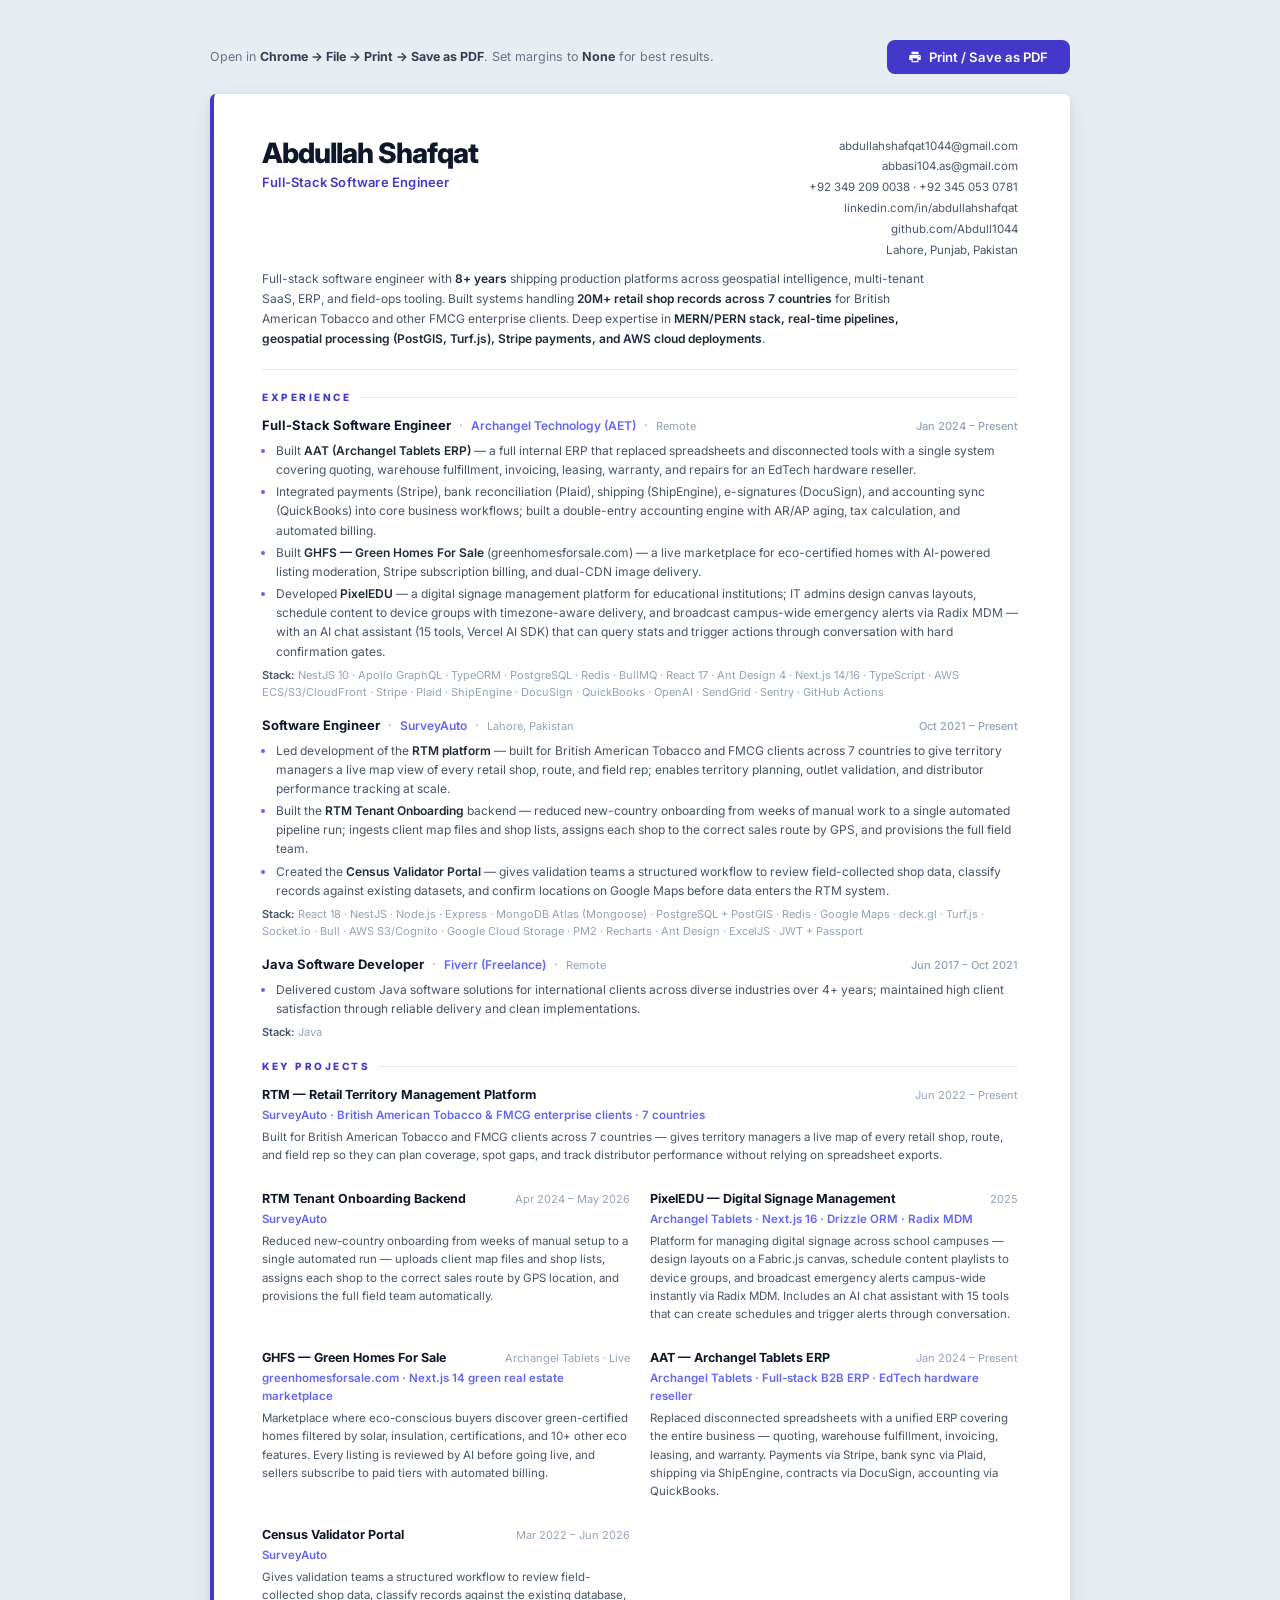
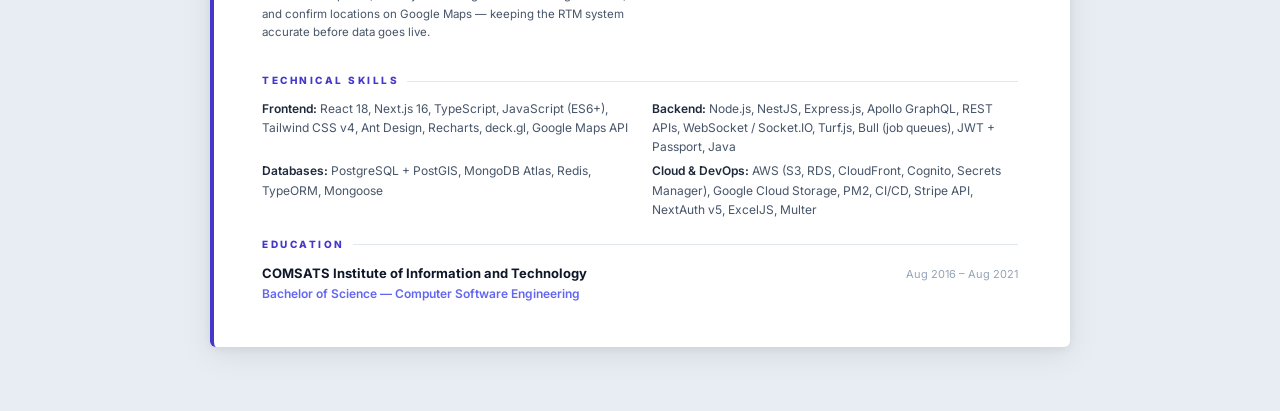
<file: resume.html>
<!doctype html>
<html lang="en">
<head>
  <meta charset="utf-8" />
  <meta name="viewport" content="width=device-width,initial-scale=1" />
  <title>Abdullah Shafqat — Resume</title>
  <link rel="preconnect" href="https://fonts.googleapis.com" />
  <link rel="preconnect" href="https://fonts.gstatic.com" crossorigin />
  <link href="https://fonts.googleapis.com/css2?family=Inter:wght@400;500;600;700;800&display=swap" rel="stylesheet" />
  <style>
    /* ============================
       RESET
    ============================ */
    *, *::before, *::after { box-sizing: border-box; margin: 0; padding: 0; }
    a { color: inherit; text-decoration: none; }
    ul { list-style: none; }

    /* ============================
       SCREEN CHROME
    ============================ */
    :root {
      --ink:     #0f172a;
      --ink2:    #1e293b;
      --muted:   #475569;
      --muted2:  #94a3b8;
      --accent:  #4338ca;   /* indigo-700 */
      --accent2: #6366f1;   /* indigo-500 */
      --rule:    #e2e8f0;
      --tag-bg:  #f1f5f9;
    }

    body {
      font-family: 'Inter', 'Helvetica Neue', Arial, sans-serif;
      background: #e8edf3;
      color: var(--ink);
      -webkit-font-smoothing: antialiased;
      padding: 2.5rem 1rem 4rem;
      font-size: 13px;
      line-height: 1.55;
    }

    /* Top action bar */
    .action-bar {
      max-width: 860px; margin: 0 auto 1.25rem;
      display: flex; justify-content: space-between; align-items: center; flex-wrap: wrap; gap: .75rem;
    }
    .action-bar p { font-size: .78rem; color: #64748b; }
    .action-bar p strong { color: #334155; }
    .btn-print {
      display: inline-flex; align-items: center; gap: .45rem;
      background: var(--accent); color: #fff; border: none; cursor: pointer;
      padding: .55rem 1.35rem; border-radius: 8px; font-size: .82rem;
      font-weight: 600; font-family: inherit; transition: background .2s; white-space: nowrap;
    }
    .btn-print:hover { background: var(--accent2); }
    @media print { .action-bar { display: none !important; } }

    /* ============================
       PAPER
    ============================ */
    .paper {
      max-width: 860px; margin: 0 auto;
      background: #fff;
      border-radius: 6px;
      box-shadow: 0 2px 8px rgba(0,0,0,.06), 0 8px 32px rgba(0,0,0,.08);
      /* Left accent bar */
      border-left: 4px solid var(--accent);
      padding: 44px 52px 44px 48px;
    }

    /* ============================
       HEADER
    ============================ */
    .r-head {
      padding-bottom: 20px;
      margin-bottom: 20px;
      border-bottom: 1.5px solid var(--rule);
    }
    .r-head-top {
      display: flex; justify-content: space-between; align-items: flex-start; gap: 1.5rem;
      margin-bottom: 10px;
    }
    .r-name {
      font-size: 28px; font-weight: 800; letter-spacing: -1px;
      color: var(--ink); line-height: 1.1; margin-bottom: 4px;
    }
    .r-role {
      font-size: 13px; font-weight: 600; color: var(--accent);
      letter-spacing: .2px;
    }
    .r-contact-block {
      display: flex; flex-direction: column; align-items: flex-end; gap: 3px;
      font-size: 11.5px; color: var(--muted); text-align: right; flex-shrink: 0;
    }
    .r-contact-block a:hover { color: var(--accent); }
    .r-contact-row { display: flex; align-items: center; gap: 4px; }
    .r-contact-sep {
      display: flex; flex-wrap: wrap; gap: 4px 14px; font-size: 11.5px; color: var(--muted);
      align-items: center;
    }
    .r-contact-sep a:hover { color: var(--accent); }
    .sep { color: var(--muted2); }

    .r-summary {
      font-size: 12px; color: var(--muted); line-height: 1.65; max-width: 680px;
    }
    .r-summary strong { color: var(--ink2); font-weight: 600; }

    /* ============================
       SECTION
    ============================ */
    .r-sec { margin-bottom: 18px; }
    .r-sec:last-child { margin-bottom: 0; }

    .r-sec-title {
      font-size: 10px; font-weight: 800; letter-spacing: 2.5px;
      text-transform: uppercase; color: var(--accent);
      margin-bottom: 10px;
      display: flex; align-items: center; gap: 8px;
    }
    .r-sec-title::after {
      content: ''; flex: 1; height: 1px; background: var(--rule);
    }

    /* ============================
       EXPERIENCE
    ============================ */
    .r-job { margin-bottom: 14px; }
    .r-job:last-child { margin-bottom: 0; }

    .r-job-head {
      display: flex; justify-content: space-between; align-items: baseline;
      gap: 1rem; margin-bottom: 2px; flex-wrap: wrap;
    }
    .r-job-left { display: flex; align-items: baseline; gap: 8px; flex-wrap: wrap; }
    .r-job-title { font-size: 13px; font-weight: 700; color: var(--ink); }
    .r-job-company {
      font-size: 12px; font-weight: 600; color: var(--accent2);
    }
    .r-job-date {
      font-size: 11px; color: var(--muted2); white-space: nowrap; font-weight: 500;
    }
    .r-job-location { font-size: 11px; color: var(--muted2); }

    .r-bullets { padding-left: 14px; margin: 5px 0 6px; }
    .r-bullets li {
      font-size: 12px; color: var(--muted); margin-bottom: 3px;
      list-style: disc; line-height: 1.6;
    }
    .r-bullets li::marker { color: var(--accent2); }
    .r-bullets li strong { color: var(--ink2); font-weight: 600; }

    .r-stack {
      font-size: 11px; color: var(--muted2); margin-top: 4px;
    }
    .r-stack strong { color: var(--muted); font-weight: 600; }

    /* ============================
       PROJECTS
    ============================ */
    .r-projects-grid {
      display: grid; grid-template-columns: 1fr 1fr; gap: 10px 20px;
    }
    .r-proj { padding-bottom: 10px; }
    .r-proj-head {
      display: flex; justify-content: space-between; align-items: baseline;
      flex-wrap: wrap; gap: 4px; margin-bottom: 3px;
    }
    .r-proj-name { font-size: 12.5px; font-weight: 700; color: var(--ink); }
    .r-proj-meta { font-size: 11px; color: var(--muted2); white-space: nowrap; }
    .r-proj-client { font-size: 11.5px; font-weight: 600; color: var(--accent2); margin-bottom: 3px; }
    .r-proj-desc { font-size: 11.5px; color: var(--muted); line-height: 1.6; margin-bottom: 4px; }
    .r-proj-desc strong { color: var(--ink2); font-weight: 600; }
    .r-proj-feats { padding-left: 12px; }
    .r-proj-feats li {
      font-size: 11px; color: var(--muted); margin-bottom: 2px;
      list-style: disc; line-height: 1.55;
    }
    .r-proj-feats li::marker { color: var(--accent2); }

    /* full-width project (RTM is a flagship) */
    .r-proj.full { grid-column: span 2; }

    /* ============================
       SKILLS
    ============================ */
    .r-skills-grid {
      display: grid; grid-template-columns: 1fr 1fr; gap: 5px 24px;
    }
    .r-skill-row { font-size: 12px; color: var(--muted); line-height: 1.6; }
    .r-skill-row strong { color: var(--ink2); font-weight: 600; }

    /* Tag-style chips (optional, used for highlights) */
    .r-tags { display: flex; flex-wrap: wrap; gap: 4px; margin-top: 6px; }
    .r-tag {
      background: var(--tag-bg); color: var(--ink2); border: 1px solid var(--rule);
      border-radius: 4px; padding: 1px 7px; font-size: 10.5px; font-weight: 500;
    }

    /* ============================
       EDUCATION
    ============================ */
    .r-edu-row {
      display: flex; justify-content: space-between; align-items: baseline;
      flex-wrap: wrap; gap: .5rem;
    }
    .r-edu-name { font-size: 13px; font-weight: 700; color: var(--ink); }
    .r-edu-deg { font-size: 12px; color: var(--accent2); font-weight: 600; margin-top: 2px; }
    .r-edu-date { font-size: 11px; color: var(--muted2); white-space: nowrap; }

    /* ============================
       PRINT
    ============================ */
    @page { size: A4; margin: 12mm 14mm; }
    @media print {
      body { background: #fff; padding: 0; font-size: 12px; }
      .paper {
        box-shadow: none; border-radius: 0; max-width: none;
        padding: 0 40px 0 36px;
        border-left: 4px solid var(--accent);
      }
      .r-job, .r-proj { page-break-inside: avoid; }
    }
  </style>
</head>
<body>

<div class="action-bar">
  <p>Open in <strong>Chrome → File → Print → Save as PDF</strong>. Set margins to <strong>None</strong> for best results.</p>
  <button class="btn-print" onclick="window.print()">
    <svg width="14" height="14" viewBox="0 0 24 24" fill="currentColor"><path d="M19 8H5c-1.66 0-3 1.34-3 3v6h4v4h12v-4h4v-6c0-1.66-1.34-3-3-3zm-3 11H8v-5h8v5zm3-7c-.55 0-1-.45-1-1s.45-1 1-1 1 .45 1 1-.45 1-1 1zm-1-9H6v4h12V3z"/></svg>
    Print / Save as PDF
  </button>
</div>

<div class="paper">

  <!-- ===== HEADER ===== -->
  <div class="r-head">
    <div class="r-head-top">
      <div>
        <h1 class="r-name">Abdullah Shafqat</h1>
        <p class="r-role">Full-Stack Software Engineer</p>
      </div>
      <div class="r-contact-block">
        <span><a href="mailto:abdullahshafqat1044@gmail.com">abdullahshafqat1044@gmail.com</a></span>
        <span><a href="mailto:abbasi104.as@gmail.com">abbasi104.as@gmail.com</a></span>
        <span><a href="tel:+923492090038">+92 349 209 0038</a> · <a href="tel:+923450530781">+92 345 053 0781</a></span>
        <span><a href="https://linkedin.com/in/abdullahshafqat">linkedin.com/in/abdullahshafqat</a></span>
        <span><a href="https://github.com/Abdull1044">github.com/Abdull1044</a></span>
        <span>Lahore, Punjab, Pakistan</span>
      </div>
    </div>
    <p class="r-summary">
      Full-stack software engineer with <strong>8+ years</strong> shipping production platforms across geospatial intelligence, multi-tenant SaaS, ERP, and field-ops tooling.
      Built systems handling <strong>20M+ retail shop records across 7 countries</strong> for British American Tobacco and other FMCG enterprise clients.
      Deep expertise in <strong>MERN/PERN stack, real-time pipelines, geospatial processing (PostGIS, Turf.js), Stripe payments, and AWS cloud deployments</strong>.
    </p>
  </div>

  <!-- ===== EXPERIENCE ===== -->
  <div class="r-sec">
    <p class="r-sec-title">Experience</p>

    <!-- AET -->
    <div class="r-job">
      <div class="r-job-head">
        <div class="r-job-left">
          <span class="r-job-title">Full-Stack Software Engineer</span>
          <span class="sep">·</span>
          <span class="r-job-company">Archangel Technology (AET)</span>
          <span class="sep">·</span>
          <span class="r-job-location">Remote</span>
        </div>
        <span class="r-job-date">Jan 2024 – Present</span>
      </div>
      <ul class="r-bullets">
        <li>Built <strong>AAT (Archangel Tablets ERP)</strong> — a full internal ERP that replaced spreadsheets and disconnected tools with a single system covering quoting, warehouse fulfillment, invoicing, leasing, warranty, and repairs for an EdTech hardware reseller.</li>
        <li>Integrated payments (Stripe), bank reconciliation (Plaid), shipping (ShipEngine), e-signatures (DocuSign), and accounting sync (QuickBooks) into core business workflows; built a double-entry accounting engine with AR/AP aging, tax calculation, and automated billing.</li>
        <li>Built <strong>GHFS — Green Homes For Sale</strong> (<a href="https://www.greenhomesforsale.com">greenhomesforsale.com</a>) — a live marketplace for eco-certified homes with AI-powered listing moderation, Stripe subscription billing, and dual-CDN image delivery.</li>
        <li>Developed <strong>PixelEDU</strong> — a digital signage management platform for educational institutions; IT admins design canvas layouts, schedule content to device groups with timezone-aware delivery, and broadcast campus-wide emergency alerts via Radix MDM — with an AI chat assistant (15 tools, Vercel AI SDK) that can query stats and trigger actions through conversation with hard confirmation gates.</li>
      </ul>
      <p class="r-stack"><strong>Stack:</strong> NestJS 10 · Apollo GraphQL · TypeORM · PostgreSQL · Redis · BullMQ · React 17 · Ant Design 4 · Next.js 14/16 · TypeScript · AWS ECS/S3/CloudFront · Stripe · Plaid · ShipEngine · DocuSign · QuickBooks · OpenAI · SendGrid · Sentry · GitHub Actions</p>
    </div>

    <!-- SurveyAuto -->
    <div class="r-job">
      <div class="r-job-head">
        <div class="r-job-left">
          <span class="r-job-title">Software Engineer</span>
          <span class="sep">·</span>
          <span class="r-job-company">SurveyAuto</span>
          <span class="sep">·</span>
          <span class="r-job-location">Lahore, Pakistan</span>
        </div>
        <span class="r-job-date">Oct 2021 – Present</span>
      </div>
      <ul class="r-bullets">
        <li>Led development of the <strong>RTM platform</strong> — built for British American Tobacco and FMCG clients across 7 countries to give territory managers a live map view of every retail shop, route, and field rep; enables territory planning, outlet validation, and distributor performance tracking at scale.</li>
        <li>Built the <strong>RTM Tenant Onboarding</strong> backend — reduced new-country onboarding from weeks of manual work to a single automated pipeline run; ingests client map files and shop lists, assigns each shop to the correct sales route by GPS, and provisions the full field team.</li>
        <li>Created the <strong>Census Validator Portal</strong> — gives validation teams a structured workflow to review field-collected shop data, classify records against existing datasets, and confirm locations on Google Maps before data enters the RTM system.</li>
      </ul>
      <p class="r-stack"><strong>Stack:</strong> React 18 · NestJS · Node.js · Express · MongoDB Atlas (Mongoose) · PostgreSQL + PostGIS · Redis · Google Maps · deck.gl · Turf.js · Socket.io · Bull · AWS S3/Cognito · Google Cloud Storage · PM2 · Recharts · Ant Design · ExcelJS · JWT + Passport</p>
    </div>

    <!-- Fiverr -->
    <div class="r-job">
      <div class="r-job-head">
        <div class="r-job-left">
          <span class="r-job-title">Java Software Developer</span>
          <span class="sep">·</span>
          <span class="r-job-company">Fiverr (Freelance)</span>
          <span class="sep">·</span>
          <span class="r-job-location">Remote</span>
        </div>
        <span class="r-job-date">Jun 2017 – Oct 2021</span>
      </div>
      <ul class="r-bullets">
        <li>Delivered custom Java software solutions for international clients across diverse industries over 4+ years; maintained high client satisfaction through reliable delivery and clean implementations.</li>
      </ul>
      <p class="r-stack"><strong>Stack:</strong> Java</p>
    </div>
  </div>

  <!-- ===== PROJECTS ===== -->
  <div class="r-sec">
    <p class="r-sec-title">Key Projects</p>
    <div class="r-projects-grid">

      <!-- RTM Platform — full width flagship -->
      <div class="r-proj full">
        <div class="r-proj-head">
          <span class="r-proj-name">RTM — Retail Territory Management Platform</span>
          <span class="r-proj-meta">Jun 2022 – Present</span>
        </div>
        <p class="r-proj-client">SurveyAuto · British American Tobacco &amp; FMCG enterprise clients · 7 countries</p>
        <p class="r-proj-desc">Built for British American Tobacco and FMCG clients across 7 countries — gives territory managers a live map of every retail shop, route, and field rep so they can plan coverage, spot gaps, and track distributor performance without relying on spreadsheet exports.</p>
      </div>

      <!-- RTM Onboarding -->
      <div class="r-proj">
        <div class="r-proj-head">
          <span class="r-proj-name">RTM Tenant Onboarding Backend</span>
          <span class="r-proj-meta">Apr 2024 – May 2026</span>
        </div>
        <p class="r-proj-client">SurveyAuto</p>
        <p class="r-proj-desc">Reduced new-country onboarding from weeks of manual setup to a single automated run — uploads client map files and shop lists, assigns each shop to the correct sales route by GPS location, and provisions the full field team automatically.</p>
      </div>

      <!-- PixelEDU -->
      <div class="r-proj">
        <div class="r-proj-head">
          <span class="r-proj-name">PixelEDU — Digital Signage Management</span>
          <span class="r-proj-meta">2025</span>
        </div>
        <p class="r-proj-client">Archangel Tablets · Next.js 16 · Drizzle ORM · Radix MDM</p>
        <p class="r-proj-desc">Platform for managing digital signage across school campuses — design layouts on a Fabric.js canvas, schedule content playlists to device groups, and broadcast emergency alerts campus-wide instantly via Radix MDM. Includes an AI chat assistant with 15 tools that can create schedules and trigger alerts through conversation.</p>
      </div>

      <!-- GHFS -->
      <div class="r-proj">
        <div class="r-proj-head">
          <span class="r-proj-name">GHFS — Green Homes For Sale</span>
          <span class="r-proj-meta">Archangel Tablets · Live</span>
        </div>
        <p class="r-proj-client"><a href="https://www.greenhomesforsale.com">greenhomesforsale.com</a> · Next.js 14 green real estate marketplace</p>
        <p class="r-proj-desc">Marketplace where eco-conscious buyers discover green-certified homes filtered by solar, insulation, certifications, and 10+ other eco features. Every listing is reviewed by AI before going live, and sellers subscribe to paid tiers with automated billing.</p>
      </div>

      <!-- AAT Portal -->
      <div class="r-proj">
        <div class="r-proj-head">
          <span class="r-proj-name">AAT — Archangel Tablets ERP</span>
          <span class="r-proj-meta">Jan 2024 – Present</span>
        </div>
        <p class="r-proj-client">Archangel Tablets · Full-stack B2B ERP · EdTech hardware reseller</p>
        <p class="r-proj-desc">Replaced disconnected spreadsheets with a unified ERP covering the entire business — quoting, warehouse fulfillment, invoicing, leasing, and warranty. Payments via Stripe, bank sync via Plaid, shipping via ShipEngine, contracts via DocuSign, accounting via QuickBooks.</p>
      </div>

      <!-- Census Validator -->
      <div class="r-proj">
        <div class="r-proj-head">
          <span class="r-proj-name">Census Validator Portal</span>
          <span class="r-proj-meta">Mar 2022 – Jun 2026</span>
        </div>
        <p class="r-proj-client">SurveyAuto</p>
        <p class="r-proj-desc">Gives validation teams a structured workflow to review field-collected shop data, classify records against the existing database, and confirm locations on Google Maps — keeping the RTM system accurate before data goes live.</p>
      </div>

    </div>
  </div>

  <!-- ===== SKILLS ===== -->
  <div class="r-sec">
    <p class="r-sec-title">Technical Skills</p>
    <div class="r-skills-grid">
      <p class="r-skill-row"><strong>Frontend:</strong> React 18, Next.js 16, TypeScript, JavaScript (ES6+), Tailwind CSS v4, Ant Design, Recharts, deck.gl, Google Maps API</p>
      <p class="r-skill-row"><strong>Backend:</strong> Node.js, NestJS, Express.js, Apollo GraphQL, REST APIs, WebSocket / Socket.IO, Turf.js, Bull (job queues), JWT + Passport, Java</p>
      <p class="r-skill-row"><strong>Databases:</strong> PostgreSQL + PostGIS, MongoDB Atlas, Redis, TypeORM, Mongoose</p>
      <p class="r-skill-row"><strong>Cloud &amp; DevOps:</strong> AWS (S3, RDS, CloudFront, Cognito, Secrets Manager), Google Cloud Storage, PM2, CI/CD, Stripe API, NextAuth v5, ExcelJS, Multer</p>
    </div>
  </div>

  <!-- ===== EDUCATION ===== -->
  <div class="r-sec">
    <p class="r-sec-title">Education</p>
    <div class="r-edu-row">
      <div>
        <p class="r-edu-name">COMSATS Institute of Information and Technology</p>
        <p class="r-edu-deg">Bachelor of Science — Computer Software Engineering</p>
      </div>
      <span class="r-edu-date">Aug 2016 – Aug 2021</span>
    </div>
  </div>

</div>
</body>
</html>
</file>
<file: styles.css>
/* ===== RESET & BASE ===== */
*, *::before, *::after { box-sizing: border-box; margin: 0; padding: 0; }

:root {
  --bg: #060912;
  --bg2: #080d1a;
  --card: rgba(255,255,255,0.04);
  --card-solid: #0d1424;
  --border: rgba(255,255,255,0.07);
  --border-hover: rgba(99,102,241,0.45);
  --accent: #6366f1;
  --accent2: #818cf8;
  --accent3: #a78bfa;
  --cyan: #22d3ee;
  --green: #10b981;
  --amber: #f59e0b;
  --text: #f1f5f9;
  --muted: #94a3b8;
  --muted2: #475569;
  --max: 1160px;
  --radius: 20px;
  --radius-sm: 12px;
  font-family: 'Inter', system-ui, -apple-system, sans-serif;
}

html { scroll-behavior: smooth; }
body {
  background: var(--bg);
  color: var(--text);
  line-height: 1.6;
  -webkit-font-smoothing: antialiased;
  overflow-x: hidden;
}
a { color: inherit; text-decoration: none; }
ul { list-style: none; }
strong { font-weight: 700; }

/* ===== PROGRESS BAR ===== */
#progress-bar {
  position: fixed; top: 0; left: 0; height: 2px; z-index: 200;
  background: linear-gradient(90deg, var(--accent), var(--cyan));
  width: 0%; transition: width .1s linear;
}

/* ===== GRADIENT TEXT ===== */
.gradient-text {
  background: linear-gradient(135deg, var(--accent2) 0%, var(--cyan) 100%);
  -webkit-background-clip: text; -webkit-text-fill-color: transparent; background-clip: text;
}
.gradient-text-warm {
  background: linear-gradient(135deg, var(--accent2) 0%, var(--accent3) 100%);
  -webkit-background-clip: text; -webkit-text-fill-color: transparent; background-clip: text;
}

/* ===== NAVBAR ===== */
.navbar {
  position: fixed; top: 0; left: 0; right: 0; z-index: 100;
  padding: 1.1rem 0; transition: all .3s;
}
.navbar.scrolled {
  background: rgba(6,9,18,0.85);
  backdrop-filter: blur(20px) saturate(180%);
  border-bottom: 1px solid var(--border);
}
.nav-container {
  max-width: var(--max); margin: 0 auto; padding: 0 2rem;
  display: flex; align-items: center; justify-content: space-between;
}
.nav-brand {
  font-size: 1.4rem; font-weight: 900; letter-spacing: -1px;
  background: linear-gradient(135deg, var(--accent2), var(--cyan));
  -webkit-background-clip: text; -webkit-text-fill-color: transparent; background-clip: text;
}
.nav-links { display: flex; align-items: center; gap: 2.5rem; }
.nav-links li a {
  color: var(--muted); font-weight: 500; font-size: .875rem;
  transition: color .2s; position: relative; padding-bottom: 2px;
}
.nav-links li a::after {
  content: ''; position: absolute; left: 0; bottom: -2px; width: 0; height: 1.5px;
  background: linear-gradient(90deg, var(--accent2), var(--cyan));
  transition: width .25s ease;
}
.nav-links li a:hover { color: var(--text); }
.nav-links li a:hover::after { width: 100%; }
.nav-cta {
  background: linear-gradient(135deg, var(--accent), var(--accent3)) !important;
  color: #fff !important; padding: .5rem 1.4rem !important;
  border-radius: 50px; font-weight: 600 !important;
  box-shadow: 0 0 20px rgba(99,102,241,.3);
}
.nav-cta::after { display: none !important; }
.hamburger {
  display: none; flex-direction: column; gap: 5px; cursor: pointer;
  background: none; border: none; padding: 4px;
}
.hamburger span {
  display: block; width: 22px; height: 2px;
  background: var(--muted); border-radius: 2px; transition: .3s;
}
.hamburger.active span:nth-child(1) { transform: rotate(45deg) translate(5px,5px); }
.hamburger.active span:nth-child(2) { opacity: 0; }
.hamburger.active span:nth-child(3) { transform: rotate(-45deg) translate(5px,-5px); }

/* ===== HERO ===== */
.hero {
  min-height: 100vh; position: relative;
  display: flex; align-items: center; overflow: hidden;
}

/* Mesh gradient background */
.hero-bg { position: absolute; inset: 0; overflow: hidden; }
.mesh-gradient {
  position: absolute; inset: -50%;
  background:
    radial-gradient(ellipse 60% 50% at 20% 30%, rgba(99,102,241,.18) 0%, transparent 60%),
    radial-gradient(ellipse 50% 40% at 80% 70%, rgba(167,139,250,.12) 0%, transparent 55%),
    radial-gradient(ellipse 40% 60% at 60% 10%, rgba(34,211,238,.08) 0%, transparent 50%);
  animation: meshShift 12s ease-in-out infinite alternate;
}
@keyframes meshShift {
  0% { transform: translate(0,0) scale(1); }
  100% { transform: translate(2%,3%) scale(1.04); }
}
.grid-lines {
  position: absolute; inset: 0;
  background-image:
    linear-gradient(rgba(255,255,255,.025) 1px, transparent 1px),
    linear-gradient(90deg, rgba(255,255,255,.025) 1px, transparent 1px);
  background-size: 72px 72px;
  mask-image: radial-gradient(ellipse at center, black 40%, transparent 80%);
}
.noise-overlay {
  position: absolute; inset: 0; opacity: .03;
  background-image: url("data:image/svg+xml,%3Csvg viewBox='0 0 256 256' xmlns='http://www.w3.org/2000/svg'%3E%3Cfilter id='n'%3E%3CfeTurbulence type='fractalNoise' baseFrequency='0.9' numOctaves='4' stitchTiles='stitch'/%3E%3C/filter%3E%3Crect width='100%25' height='100%25' filter='url(%23n)'/%3E%3C/svg%3E");
}

.hero-container {
  position: relative; max-width: var(--max); margin: 0 auto;
  padding: 8rem 2rem 5rem;
  display: grid; grid-template-columns: 1fr 400px; gap: 5rem;
  align-items: center; width: 100%;
}

/* Status chip */
.status-chip {
  display: inline-flex; align-items: center; gap: .6rem;
  background: rgba(16,185,129,.08); border: 1px solid rgba(16,185,129,.2);
  color: var(--green); padding: .4rem 1.1rem; border-radius: 50px;
  font-size: .78rem; font-weight: 600; margin-bottom: 1.75rem;
  letter-spacing: .3px;
}
.pulse-dot {
  width: 7px; height: 7px; border-radius: 50%; background: var(--green);
  box-shadow: 0 0 0 0 rgba(16,185,129,.5);
  animation: pulseDot 2s infinite;
}
@keyframes pulseDot {
  0% { box-shadow: 0 0 0 0 rgba(16,185,129,.5); }
  70% { box-shadow: 0 0 0 8px rgba(16,185,129,0); }
  100% { box-shadow: 0 0 0 0 rgba(16,185,129,0); }
}

.hero-name {
  font-size: clamp(3.5rem,7.5vw,6rem); font-weight: 900;
  line-height: 1; letter-spacing: -3px; margin-bottom: 1rem;
}
.hero-name .line2 { display: block; }

.hero-typewriter {
  font-size: 1.1rem; color: var(--muted); font-weight: 400;
  margin-bottom: 1.5rem; min-height: 1.7em;
}
.typewriter-text { color: var(--accent2); font-weight: 600; }
.cursor { display: inline-block; width: 2px; height: 1.1em; background: var(--accent2); margin-left: 2px; vertical-align: middle; animation: blink .8s infinite; }
@keyframes blink { 0%,100% { opacity: 1; } 50% { opacity: 0; } }

.hero-desc {
  color: var(--muted); max-width: 480px; font-size: .975rem;
  line-height: 1.8; margin-bottom: 2.25rem;
}
.hero-desc strong { color: var(--text); font-weight: 600; }

/* Stats row */
.hero-stats {
  display: flex; align-items: center; gap: 0; margin-bottom: 2.25rem;
  background: rgba(255,255,255,.03); border: 1px solid var(--border);
  border-radius: var(--radius-sm); overflow: hidden; width: fit-content;
}
.stat {
  display: flex; flex-direction: column; align-items: center;
  padding: .9rem 1.75rem; position: relative;
}
.stat + .stat::before {
  content: ''; position: absolute; left: 0; top: 25%; bottom: 25%;
  width: 1px; background: var(--border);
}
.stat-num {
  font-size: 1.6rem; font-weight: 800; line-height: 1;
  background: linear-gradient(135deg, var(--accent2), var(--cyan));
  -webkit-background-clip: text; -webkit-text-fill-color: transparent; background-clip: text;
}
.stat-label { font-size: .68rem; color: var(--muted2); font-weight: 500; margin-top: .25rem; text-transform: uppercase; letter-spacing: .5px; }

.hero-ctas { display: flex; gap: .85rem; flex-wrap: wrap; margin-bottom: 2.25rem; }

.hero-socials { display: flex; gap: .6rem; }
.hero-socials a {
  width: 38px; height: 38px; border-radius: 10px;
  border: 1px solid var(--border); display: flex; align-items: center; justify-content: center;
  color: var(--muted2); transition: all .25s;
}
.hero-socials a svg { width: 17px; height: 17px; }
.hero-socials a:hover {
  border-color: var(--accent2); color: var(--accent2);
  background: rgba(99,102,241,.08);
  box-shadow: 0 0 16px rgba(99,102,241,.2);
}

/* Hero card */
.hero-card {
  background: rgba(255,255,255,.03);
  border: 1px solid var(--border); border-radius: var(--radius);
  padding: 1.75rem; position: relative; overflow: visible;
  backdrop-filter: blur(12px);
  box-shadow: 0 32px 80px rgba(0,0,0,.4);
}
.hero-card::before {
  content: ''; position: absolute; inset: -1px; border-radius: calc(var(--radius) + 1px);
  background: linear-gradient(135deg, rgba(99,102,241,.3), rgba(34,211,238,.15), transparent 60%);
  z-index: -1;
}
.avatar-ring {
  width: 88px; height: 88px; border-radius: 50%;
  background: linear-gradient(135deg, var(--accent), var(--cyan));
  display: flex; align-items: center; justify-content: center;
  font-size: 1.8rem; font-weight: 900; color: #fff; margin: 0 auto 1.25rem;
  box-shadow: 0 0 0 4px rgba(99,102,241,.2), 0 0 32px rgba(99,102,241,.3);
}
.hero-card-name { font-size: 1.1rem; font-weight: 700; text-align: center; margin-bottom: .2rem; }
.hero-card-role { font-size: .8rem; color: var(--muted); text-align: center; margin-bottom: 1.25rem; }
.hero-card-chips { display: flex; justify-content: center; flex-wrap: wrap; gap: .4rem; margin-bottom: 1.5rem; }
.hero-card-chips span {
  font-size: .68rem; font-weight: 600;
  background: rgba(99,102,241,.1); color: var(--accent2);
  border: 1px solid rgba(99,102,241,.2); border-radius: 50px; padding: .2rem .7rem;
}
.hero-card-metrics { display: grid; grid-template-columns: 1fr 1fr; gap: .5rem; }
.metric-pill {
  background: rgba(255,255,255,.04); border: 1px solid var(--border);
  border-radius: 10px; padding: .7rem; text-align: center;
}
.metric-pill .m-val { font-size: 1.1rem; font-weight: 800; display: block; }
.metric-pill .m-val.indigo { color: var(--accent2); }
.metric-pill .m-val.cyan { color: var(--cyan); }
.metric-pill .m-val.green { color: var(--green); }
.metric-pill .m-val.amber { color: var(--amber); }
.metric-pill .m-label { font-size: .62rem; color: var(--muted2); text-transform: uppercase; letter-spacing: .4px; }

/* Floating chips */
.float-chip {
  position: absolute; background: rgba(13,20,36,.95);
  border: 1px solid var(--border); border-radius: 10px;
  padding: .55rem .9rem; font-size: .72rem; font-weight: 600;
  display: flex; align-items: center; gap: .5rem; white-space: nowrap;
  box-shadow: 0 8px 24px rgba(0,0,0,.4); backdrop-filter: blur(8px);
  animation: floatY 5s ease-in-out infinite;
}
.float-chip span { font-size: 1rem; }
.fc-1 { top: -18px; right: -24px; animation-delay: 0s; }
.fc-2 { bottom: 48px; left: -32px; animation-delay: 1.2s; }
.fc-3 { bottom: -16px; right: -20px; animation-delay: .6s; }
@keyframes floatY {
  0%,100% { transform: translateY(0); }
  50% { transform: translateY(-10px); }
}

/* Scroll cue */
.scroll-cue {
  position: absolute; bottom: 2rem; left: 50%; transform: translateX(-50%);
  display: flex; flex-direction: column; align-items: center; gap: .5rem;
  opacity: .4;
}
.scroll-cue span { font-size: .65rem; letter-spacing: 2.5px; text-transform: uppercase; color: var(--muted2); }
.scroll-mouse {
  width: 20px; height: 32px; border: 1.5px solid var(--muted2);
  border-radius: 10px; display: flex; justify-content: center; padding-top: 6px;
}
.scroll-wheel {
  width: 3px; height: 6px; background: var(--muted2); border-radius: 2px;
  animation: scrollWheel 1.6s ease-in-out infinite;
}
@keyframes scrollWheel {
  0%,100% { transform: translateY(0); opacity: 1; }
  80% { transform: translateY(8px); opacity: 0; }
}

/* ===== BUTTONS ===== */
.btn {
  display: inline-flex; align-items: center; gap: .5rem;
  padding: .75rem 1.75rem; border-radius: 50px;
  font-weight: 600; font-size: .875rem; transition: all .25s; cursor: pointer;
  border: none;
}
.btn-primary {
  background: linear-gradient(135deg, var(--accent) 0%, var(--accent3) 100%);
  color: #fff;
  box-shadow: 0 4px 20px rgba(99,102,241,.35);
}
.btn-primary:hover { transform: translateY(-2px); box-shadow: 0 8px 32px rgba(99,102,241,.5); }
.btn-ghost {
  background: rgba(255,255,255,.06); color: var(--text);
  border: 1px solid var(--border);
}
.btn-ghost:hover { background: rgba(255,255,255,.1); border-color: rgba(255,255,255,.15); transform: translateY(-1px); }

/* ===== SECTIONS ===== */
.section { padding: 7rem 0; }
.container { max-width: var(--max); margin: 0 auto; padding: 0 2rem; }

.section-eyebrow {
  display: flex; align-items: center; gap: .75rem; margin-bottom: 1rem;
}
.eyebrow-line { width: 32px; height: 2px; background: linear-gradient(90deg, var(--accent2), var(--cyan)); border-radius: 2px; }
.eyebrow-text { font-size: .72rem; font-weight: 700; letter-spacing: 3px; text-transform: uppercase; color: var(--accent2); }

.section-title {
  font-size: clamp(2rem, 4vw, 2.8rem); font-weight: 800;
  letter-spacing: -1.5px; line-height: 1.1; margin-bottom: 1rem;
}
.section-sub { color: var(--muted); font-size: .975rem; max-width: 500px; }

/* ===== ABOUT — BENTO GRID ===== */
.about-section { background: var(--bg); }
.bento-grid {
  display: grid;
  grid-template-columns: repeat(12, 1fr);
  grid-template-rows: auto;
  gap: 1rem; margin-top: 3rem;
}
.bento-card {
  background: rgba(255,255,255,.03); border: 1px solid var(--border);
  border-radius: var(--radius); padding: 1.75rem; position: relative; overflow: hidden;
  transition: border-color .3s, box-shadow .3s, transform .3s;
}
.bento-card:hover {
  border-color: var(--border-hover);
  box-shadow: 0 0 40px rgba(99,102,241,.1);
  transform: translateY(-2px);
}
.bento-card::after {
  content: ''; position: absolute; inset: 0;
  background: radial-gradient(circle at var(--mx,50%) var(--my,50%), rgba(99,102,241,.07) 0%, transparent 60%);
  opacity: 0; transition: opacity .3s; pointer-events: none;
}
.bento-card:hover::after { opacity: 1; }

/* Card spans */
.bc-bio    { grid-column: span 7; }
.bc-photo  { grid-column: span 5; display: flex; align-items: center; justify-content: center; min-height: 200px; }
.bc-mern   { grid-column: span 4; }
.bc-real   { grid-column: span 4; }
.bc-cloud  { grid-column: span 4; }
.bc-resume { grid-column: span 12; }

.bc-bio p { color: var(--muted); line-height: 1.8; font-size: .95rem; margin-bottom: .9rem; }
.bc-bio strong { color: var(--text); }
.bc-bio p:last-child { margin-bottom: 0; }

.bento-icon { font-size: 2rem; margin-bottom: 1rem; display: block; }
.bento-card h4 { font-size: 1rem; font-weight: 700; margin-bottom: .5rem; }
.bento-card > p { color: var(--muted); font-size: .85rem; line-height: 1.65; }

.photo-placeholder {
  width: 120px; height: 120px; border-radius: 50%;
  background: linear-gradient(135deg, var(--accent), var(--cyan));
  display: flex; align-items: center; justify-content: center;
  font-size: 2.8rem; font-weight: 900; color: #fff;
  box-shadow: 0 0 0 8px rgba(99,102,241,.1), 0 0 60px rgba(99,102,241,.25);
}

.bc-resume {
  display: flex; align-items: center; justify-content: space-between;
  flex-wrap: wrap; gap: 1rem;
  background: linear-gradient(135deg, rgba(99,102,241,.08), rgba(34,211,238,.04));
  border-color: rgba(99,102,241,.2);
}
.bc-resume h4 { font-size: 1rem; font-weight: 700; margin-bottom: .25rem; }
.bc-resume p { color: var(--muted); font-size: .85rem; }

/* ===== EXPERIENCE TIMELINE ===== */
.exp-section { background: var(--bg2); position: relative; }
.exp-section::before {
  content: ''; position: absolute; inset: 0;
  background: radial-gradient(ellipse 80% 60% at 50% 0%, rgba(99,102,241,.05) 0%, transparent 60%);
  pointer-events: none;
}
.timeline { margin-top: 3.5rem; position: relative; }
.timeline::before {
  content: ''; position: absolute; left: 22px; top: 8px; bottom: 8px; width: 1px;
  background: linear-gradient(to bottom, var(--accent2), rgba(99,102,241,.1));
}
.tl-item {
  position: relative; padding-left: 4rem; margin-bottom: 2.5rem;
  opacity: 0; transform: translateY(24px); transition: all .55s ease;
}
.tl-item.visible { opacity: 1; transform: translateY(0); }
.tl-dot {
  position: absolute; left: 14px; top: 18px;
  width: 18px; height: 18px; border-radius: 50%;
  background: linear-gradient(135deg, var(--accent), var(--cyan));
  box-shadow: 0 0 0 4px var(--bg2), 0 0 0 5px rgba(99,102,241,.3);
  z-index: 1;
}
.tl-box {
  background: rgba(255,255,255,.03); border: 1px solid var(--border);
  border-radius: var(--radius); padding: 2rem;
  transition: border-color .3s, box-shadow .3s;
}
.tl-item:hover .tl-box {
  border-color: rgba(99,102,241,.25);
  box-shadow: 0 8px 40px rgba(0,0,0,.3);
}
.tl-top {
  display: flex; align-items: flex-start; justify-content: space-between;
  gap: 1rem; flex-wrap: wrap; margin-bottom: 1.25rem;
}
.tl-top h3 { font-size: 1.1rem; font-weight: 700; margin-bottom: .2rem; }
.tl-company {
  font-size: .82rem; font-weight: 700;
  background: linear-gradient(135deg, var(--accent2), var(--cyan));
  -webkit-background-clip: text; -webkit-text-fill-color: transparent; background-clip: text;
}
.tl-right { display: flex; flex-direction: column; align-items: flex-end; gap: .4rem; }
.badge-current {
  font-size: .68rem; font-weight: 700; padding: .2rem .7rem; border-radius: 50px;
  background: rgba(16,185,129,.1); color: var(--green);
  border: 1px solid rgba(16,185,129,.2); letter-spacing: .5px;
}
.tl-date { font-size: .78rem; color: var(--muted2); }
.tl-bullets { padding-left: 1.1rem; margin-bottom: 1.25rem; display: flex; flex-direction: column; gap: .4rem; }
.tl-bullets li { color: var(--muted); font-size: .875rem; line-height: 1.65; list-style: disc; }
.tl-pills { display: flex; flex-wrap: wrap; gap: .35rem; }
.tl-pills span {
  font-size: .7rem; font-weight: 600;
  background: rgba(99,102,241,.08); color: var(--accent2);
  border: 1px solid rgba(99,102,241,.12); border-radius: 6px; padding: .2rem .6rem;
}

/* ===== PROJECTS ===== */
.projects-section { background: var(--bg); }
.projects-section::before {
  content: ''; display: block;
  background: radial-gradient(ellipse 70% 40% at 50% 0%, rgba(34,211,238,.05) 0%, transparent 70%);
  height: 1px; margin-bottom: 0;
}

.featured-projects { display: flex; flex-direction: column; gap: 1.5rem; margin-top: 3rem; }

.proj-card {
  background: rgba(255,255,255,.03); border: 1px solid var(--border);
  border-radius: var(--radius); overflow: hidden; position: relative;
  opacity: 0; transform: translateY(28px); transition: all .55s ease;
}
.proj-card.visible { opacity: 1; transform: translateY(0); }
.proj-card:hover { border-color: rgba(99,102,241,.3); box-shadow: 0 24px 80px rgba(0,0,0,.4); }

.proj-card-top-accent {
  height: 2px; width: 100%;
  background: linear-gradient(90deg, var(--accent), var(--cyan), var(--accent3));
}

.proj-inner {
  display: grid; grid-template-columns: 1fr 440px; gap: 3.5rem;
  align-items: start; padding: 2.5rem;
}
.proj-inner.reverse { direction: rtl; }
.proj-inner.reverse > * { direction: ltr; }

.proj-num { font-size: .68rem; font-weight: 800; letter-spacing: 3px; color: var(--muted2); margin-bottom: .4rem; }
.proj-label { font-size: .75rem; color: var(--muted2); margin-bottom: .6rem; }
.proj-card h3 { font-size: 1.45rem; font-weight: 800; margin-bottom: .75rem; letter-spacing: -.5px; }
.proj-card > .proj-inner > .proj-info > p { color: var(--muted); font-size: .9rem; line-height: 1.75; margin-bottom: 1.25rem; }

.proj-feats { display: flex; flex-direction: column; gap: .5rem; margin-bottom: 1.5rem; }
.proj-feats li {
  font-size: .845rem; color: var(--muted); line-height: 1.5;
  display: flex; align-items: flex-start; gap: .6rem;
}
.fi { flex-shrink: 0; margin-top: .05em; }

.proj-stack { display: flex; flex-wrap: wrap; gap: .4rem; }
.proj-stack span {
  font-size: .7rem; font-weight: 600;
  background: rgba(99,102,241,.08); color: var(--accent2);
  border: 1px solid rgba(99,102,241,.14); border-radius: 7px; padding: .22rem .65rem;
  transition: all .2s;
}
.proj-card:hover .proj-stack span { background: rgba(99,102,241,.14); }

/* Browser mockup */
.proj-visual { display: flex; align-items: flex-start; }
.browser {
  width: 100%; background: #0d1526; border-radius: 14px; overflow: hidden;
  border: 1px solid rgba(255,255,255,.08);
  box-shadow: 0 32px 80px rgba(0,0,0,.5), 0 0 0 1px rgba(255,255,255,.04);
}
.b-bar {
  background: #091020; padding: .65rem 1rem;
  display: flex; align-items: center; gap: .75rem;
  border-bottom: 1px solid rgba(255,255,255,.04);
}
.b-dots { display: flex; gap: 5px; }
.b-dots span { width: 10px; height: 10px; border-radius: 50%; }
.b-dots span:nth-child(1) { background: #ff5f57; }
.b-dots span:nth-child(2) { background: #febc2e; }
.b-dots span:nth-child(3) { background: #28c840; }
.b-url {
  flex: 1; background: rgba(255,255,255,.05); border-radius: 6px;
  padding: .2rem .8rem; font-size: .68rem; color: var(--muted2);
}
.b-body { padding: 1rem; }

/* Dashboard mock */
.dash { display: flex; gap: .75rem; }
.dash-sidebar {
  width: 36px; background: rgba(255,255,255,.03); border-radius: 8px;
  padding: .75rem .45rem; display: flex; flex-direction: column; gap: .6rem; flex-shrink: 0;
}
.si { height: 7px; border-radius: 4px; background: rgba(255,255,255,.1); }
.si.active { background: linear-gradient(90deg, var(--accent2), var(--cyan)); }
.dash-main { flex: 1; display: flex; flex-direction: column; gap: .7rem; }
.d-topbar { height: 9px; background: rgba(255,255,255,.07); border-radius: 6px; width: 55%; }
.d-stats { display: flex; gap: .5rem; }
.d-stat {
  flex: 1; background: rgba(255,255,255,.04); border-radius: 8px;
  padding: .6rem .5rem; text-align: center; border: 1px solid rgba(255,255,255,.04);
}
.d-val { font-size: .75rem; font-weight: 700; }
.d-val.i { color: var(--accent2); }
.d-val.c { color: var(--cyan); }
.d-val.g { color: var(--green); }
.d-val.a { color: var(--amber); }
.d-lbl { font-size: .52rem; color: var(--muted2); margin-top: .1rem; }
.d-chart { background: rgba(255,255,255,.03); border-radius: 8px; padding: .75rem; display: flex; gap: .75rem; align-items: center; }
.d-pie { width: 54px; height: 54px; flex-shrink: 0; border-radius: 50%; }
.pie-aet { background: conic-gradient(var(--accent2) 0% 60%, var(--cyan) 60% 85%, var(--green) 85% 100%); }
.pie-edu { background: conic-gradient(var(--amber) 0% 35%, var(--accent2) 35% 70%, var(--green) 70% 90%, var(--cyan) 90% 100%); }
.d-legend { display: flex; flex-direction: column; gap: .35rem; flex: 1; }
.d-leg-row { display: flex; align-items: center; gap: .4rem; }
.d-leg-dot { width: 7px; height: 7px; border-radius: 50%; flex-shrink: 0; }
.d-leg-text { font-size: .6rem; color: var(--muted2); }

/* Small project grid */
.proj-grid { display: grid; grid-template-columns: repeat(3,1fr); gap: 1rem; margin-top: 1.5rem; }
.proj-mini {
  background: rgba(255,255,255,.03); border: 1px solid var(--border);
  border-radius: var(--radius); padding: 1.75rem; position: relative; overflow: hidden;
  opacity: 0; transform: translateY(20px); transition: all .5s ease;
}
.proj-mini.visible { opacity: 1; transform: translateY(0); }
.proj-mini::before {
  content: ''; position: absolute; top: 0; left: 0; right: 0; height: 2px;
  background: linear-gradient(90deg, var(--accent), var(--accent3));
  opacity: 0; transition: opacity .3s;
}
.proj-mini:hover::before { opacity: 1; }
.proj-mini:hover { border-color: rgba(99,102,241,.25); box-shadow: 0 12px 40px rgba(0,0,0,.3); }
.proj-mini .proj-num { margin-bottom: .4rem; }
.proj-mini .proj-label { margin-bottom: .5rem; font-size: .72rem; }
.proj-mini h3 { font-size: 1.1rem; font-weight: 700; margin-bottom: .6rem; }
.proj-mini p { color: var(--muted); font-size: .83rem; line-height: 1.65; margin-bottom: 1.1rem; }

/* ===== SKILLS ===== */
.skills-section { background: var(--bg2); }
.skills-bento {
  display: grid;
  grid-template-columns: repeat(4, 1fr);
  gap: 1rem; margin-top: 3rem;
}
.skill-group {
  background: rgba(255,255,255,.03); border: 1px solid var(--border);
  border-radius: var(--radius); padding: 1.5rem;
  transition: border-color .3s, box-shadow .3s;
}
.skill-group:hover { border-color: rgba(99,102,241,.2); box-shadow: 0 8px 32px rgba(0,0,0,.25); }
.skill-group h4 {
  font-size: .7rem; font-weight: 700; letter-spacing: 2.5px; text-transform: uppercase;
  color: var(--muted2); margin-bottom: 1rem; padding-bottom: .75rem;
  border-bottom: 1px solid var(--border);
}
.skill-chips-wrap { display: flex; flex-wrap: wrap; gap: .5rem; }
.s-chip {
  display: flex; align-items: center; gap: .4rem;
  background: rgba(255,255,255,.04); border: 1px solid var(--border);
  border-radius: 8px; padding: .45rem .85rem;
  font-size: .8rem; font-weight: 600; color: var(--text);
  transition: all .2s; cursor: default;
}
.s-chip:hover { border-color: var(--accent2); color: var(--accent2); background: rgba(99,102,241,.07); }
.s-chip .ci { font-size: .95rem; }

/* ===== EDUCATION ===== */
.edu-section { background: var(--bg); }
.edu-card {
  margin-top: 3rem; display: flex; align-items: center; gap: 2rem;
  background: rgba(255,255,255,.03); border: 1px solid var(--border);
  border-radius: var(--radius); padding: 2.25rem;
  position: relative; overflow: hidden;
  opacity: 0; transform: translateY(20px); transition: all .5s;
}
.edu-card.visible { opacity: 1; transform: translateY(0); }
.edu-card::before {
  content: ''; position: absolute; left: 0; top: 0; bottom: 0; width: 3px;
  background: linear-gradient(to bottom, var(--accent), var(--cyan));
}
.edu-icon-wrap {
  width: 64px; height: 64px; border-radius: 16px; flex-shrink: 0;
  background: linear-gradient(135deg, rgba(99,102,241,.2), rgba(34,211,238,.1));
  border: 1px solid rgba(99,102,241,.2);
  display: flex; align-items: center; justify-content: center; font-size: 1.75rem;
}
.edu-card h3 { font-size: 1.1rem; font-weight: 700; margin-bottom: .25rem; }
.edu-deg { color: var(--accent2); font-weight: 600; font-size: .9rem; margin-bottom: .2rem; }
.edu-date { color: var(--muted2); font-size: .8rem; }

/* ===== CONTACT ===== */
.contact-section { background: var(--bg2); position: relative; overflow: hidden; }
.contact-section::before {
  content: ''; position: absolute; inset: 0;
  background: radial-gradient(ellipse 60% 60% at 50% 100%, rgba(99,102,241,.07) 0%, transparent 65%);
  pointer-events: none;
}
.contact-grid {
  display: grid; grid-template-columns: 1fr 300px; gap: 4rem;
  align-items: start; margin-top: 3rem; position: relative;
}
.contact-items { display: flex; flex-direction: column; gap: 2rem; }
.c-item { display: flex; gap: 1.25rem; align-items: flex-start; }
.c-icon-wrap {
  width: 44px; height: 44px; flex-shrink: 0; border-radius: 12px;
  background: rgba(99,102,241,.1); border: 1px solid rgba(99,102,241,.2);
  display: flex; align-items: center; justify-content: center; font-size: 1.1rem;
}
.c-label { font-size: .68rem; font-weight: 700; letter-spacing: 2px; text-transform: uppercase; color: var(--muted2); margin-bottom: .4rem; }
.c-item a { display: block; color: var(--muted); font-size: .9rem; transition: color .2s; margin-bottom: .1rem; }
.c-item a:hover { color: var(--accent2); }

.contact-profile-card {
  background: rgba(255,255,255,.03); border: 1px solid var(--border);
  border-radius: var(--radius); padding: 2rem; text-align: center;
  position: sticky; top: 7rem;
}
.cp-avatar {
  width: 80px; height: 80px; border-radius: 50%; margin: 0 auto 1rem;
  background: linear-gradient(135deg, var(--accent), var(--cyan));
  display: flex; align-items: center; justify-content: center;
  font-size: 1.6rem; font-weight: 800; color: #fff;
  box-shadow: 0 0 0 4px rgba(99,102,241,.15), 0 0 32px rgba(99,102,241,.2);
}
.contact-profile-card h3 { font-size: 1rem; font-weight: 700; margin-bottom: .2rem; }
.contact-profile-card p { color: var(--muted); font-size: .8rem; margin-bottom: 1.5rem; }
.cp-socials { display: flex; justify-content: center; gap: .6rem; margin-bottom: 1.5rem; }
.cp-socials a {
  width: 36px; height: 36px; border-radius: 9px; border: 1px solid var(--border);
  display: flex; align-items: center; justify-content: center; color: var(--muted2); transition: all .2s;
}
.cp-socials a svg { width: 15px; height: 15px; }
.cp-socials a:hover { border-color: var(--accent2); color: var(--accent2); background: rgba(99,102,241,.08); }

/* ===== FOOTER ===== */
.footer {
  background: var(--bg); border-top: 1px solid var(--border); padding: 1.75rem 0;
}
.footer-inner {
  display: flex; align-items: center; justify-content: space-between; flex-wrap: wrap; gap: 1rem;
}
.footer-inner small { color: var(--muted2); font-size: .78rem; }
.footer-right { display: flex; gap: 1.5rem; }
.footer-right a { color: var(--muted2); font-size: .78rem; transition: color .2s; }
.footer-right a:hover { color: var(--accent2); }

/* ===== ANIMATE-IN ===== */
[data-animate] {
  opacity: 0; transform: translateY(28px); transition: opacity .55s ease, transform .55s ease;
}
[data-animate].visible { opacity: 1; transform: translateY(0); }

/* ===== RESPONSIVE ===== */
@media (max-width: 1024px) {
  .hero-container { grid-template-columns: 1fr; gap: 4rem; }
  .hero-card { max-width: 380px; }
  .proj-inner { grid-template-columns: 1fr; gap: 2rem; }
  .proj-inner.reverse { direction: ltr; }
  .proj-grid { grid-template-columns: 1fr 1fr; }
  .skills-bento { grid-template-columns: 1fr 1fr; }
  .bento-grid { display: flex; flex-direction: column; }
  .contact-grid { grid-template-columns: 1fr; }
  .contact-profile-card { position: static; }
}
@media (max-width: 768px) {
  .hamburger { display: flex; }
  .nav-links {
    flex-direction: column; gap: 0;
    position: fixed; top: 0; right: -100%; bottom: 0; width: 260px;
    background: #0d1424; border-left: 1px solid var(--border);
    padding: 5rem 2rem 2rem; transition: right .3s; gap: 1.25rem;
  }
  .nav-links.open { right: 0; }
  .nav-links li a { font-size: 1rem; color: var(--text); }
  .hero-name { font-size: 3rem; letter-spacing: -2px; }
  .hero-stats { flex-direction: column; align-items: flex-start; }
  .stat + .stat::before { display: none; }
  .stat { padding: .5rem 0; }
  .proj-grid { grid-template-columns: 1fr; }
  .skills-bento { grid-template-columns: 1fr; }
  .float-chip { display: none; }
  .hero-card { margin: 0 auto; }
}
@media (max-width: 480px) {
  .section { padding: 4.5rem 0; }
  .hero-ctas { flex-direction: column; }
  .btn { justify-content: center; }
  .edu-card { flex-direction: column; gap: 1rem; }
}
</file>
